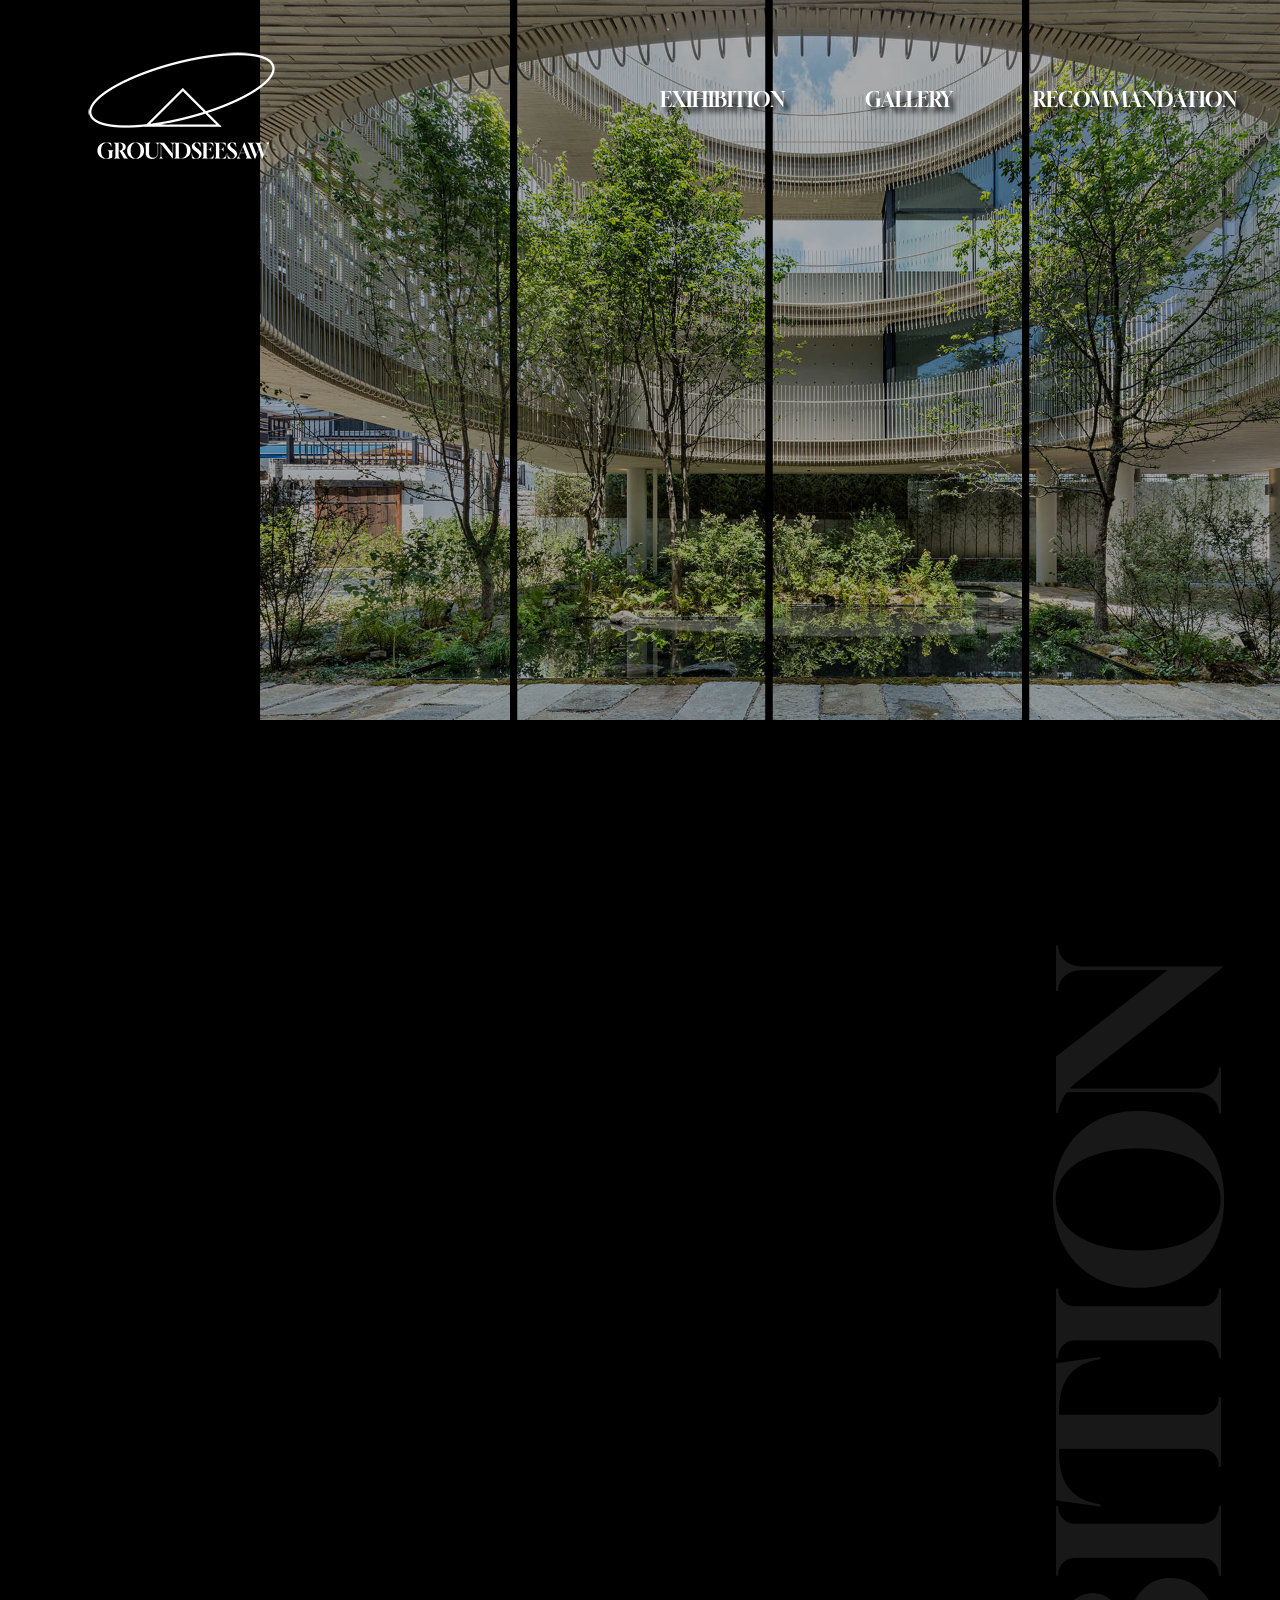
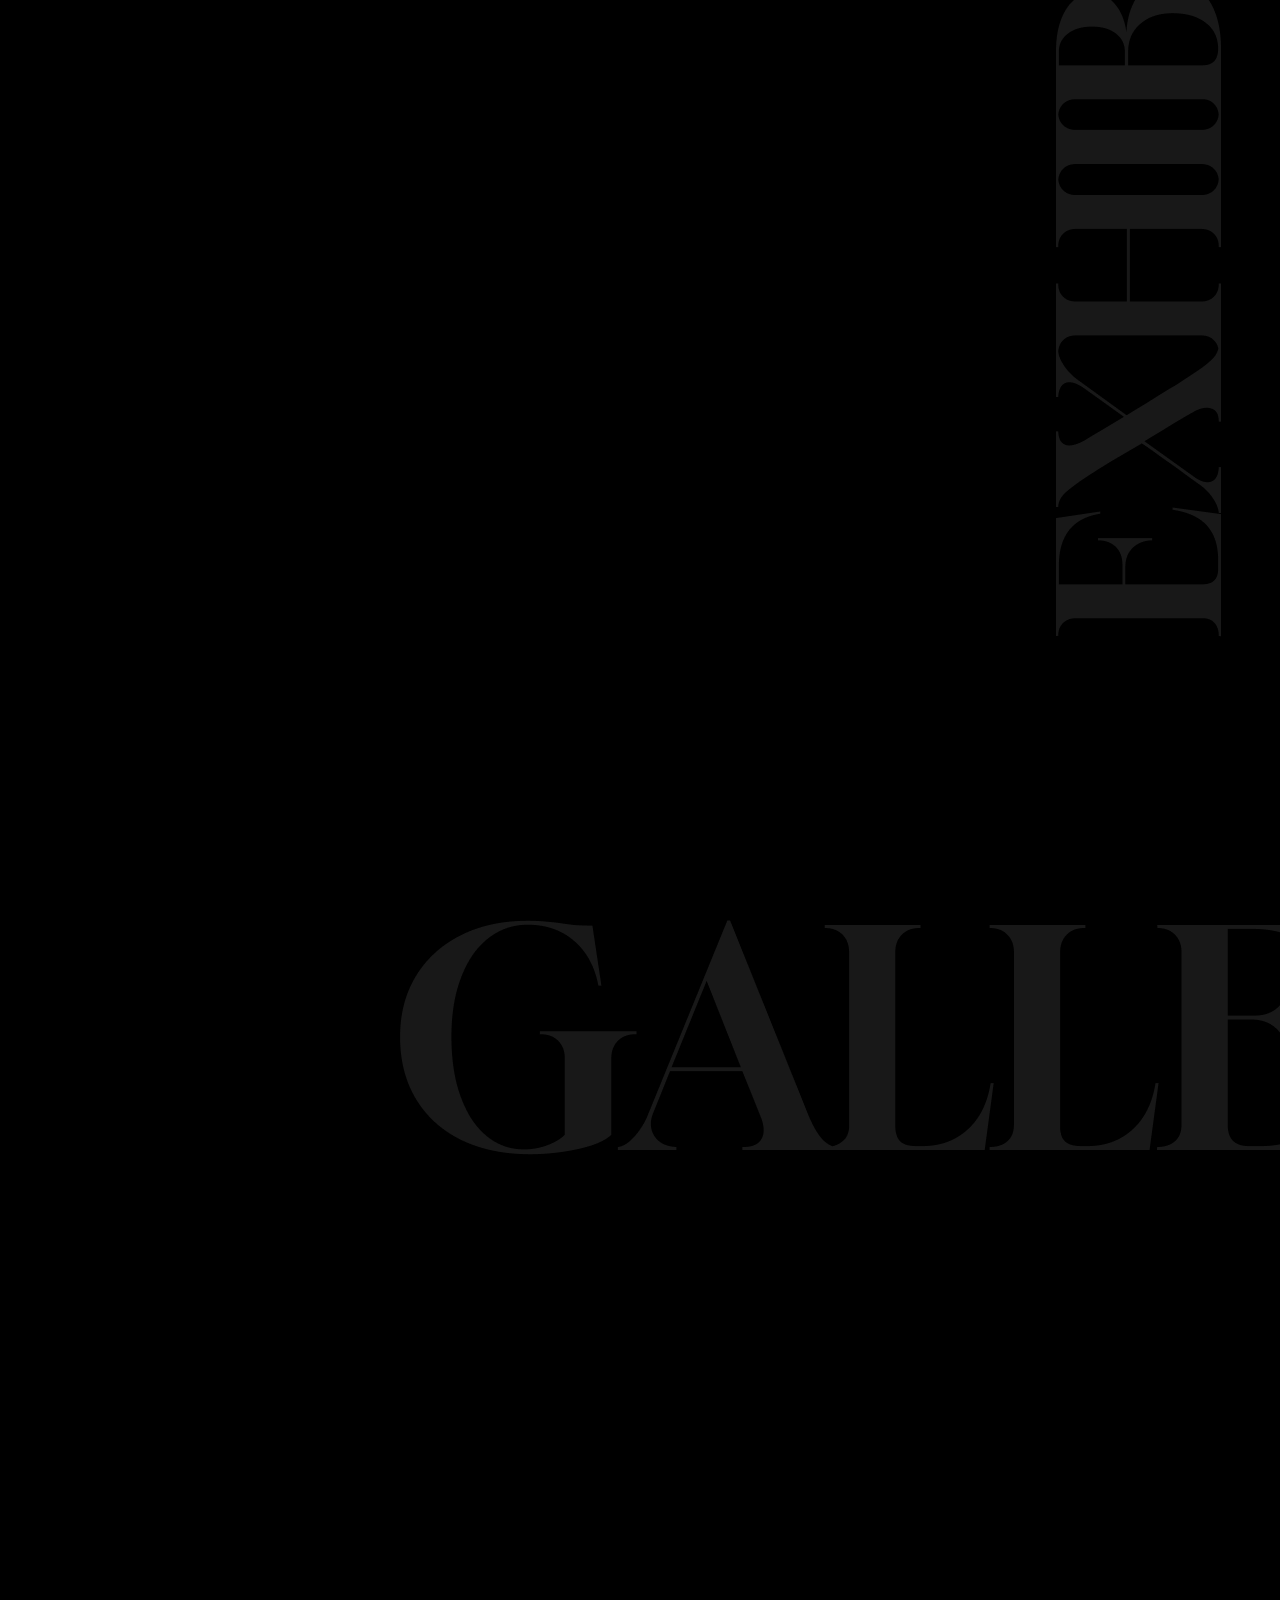
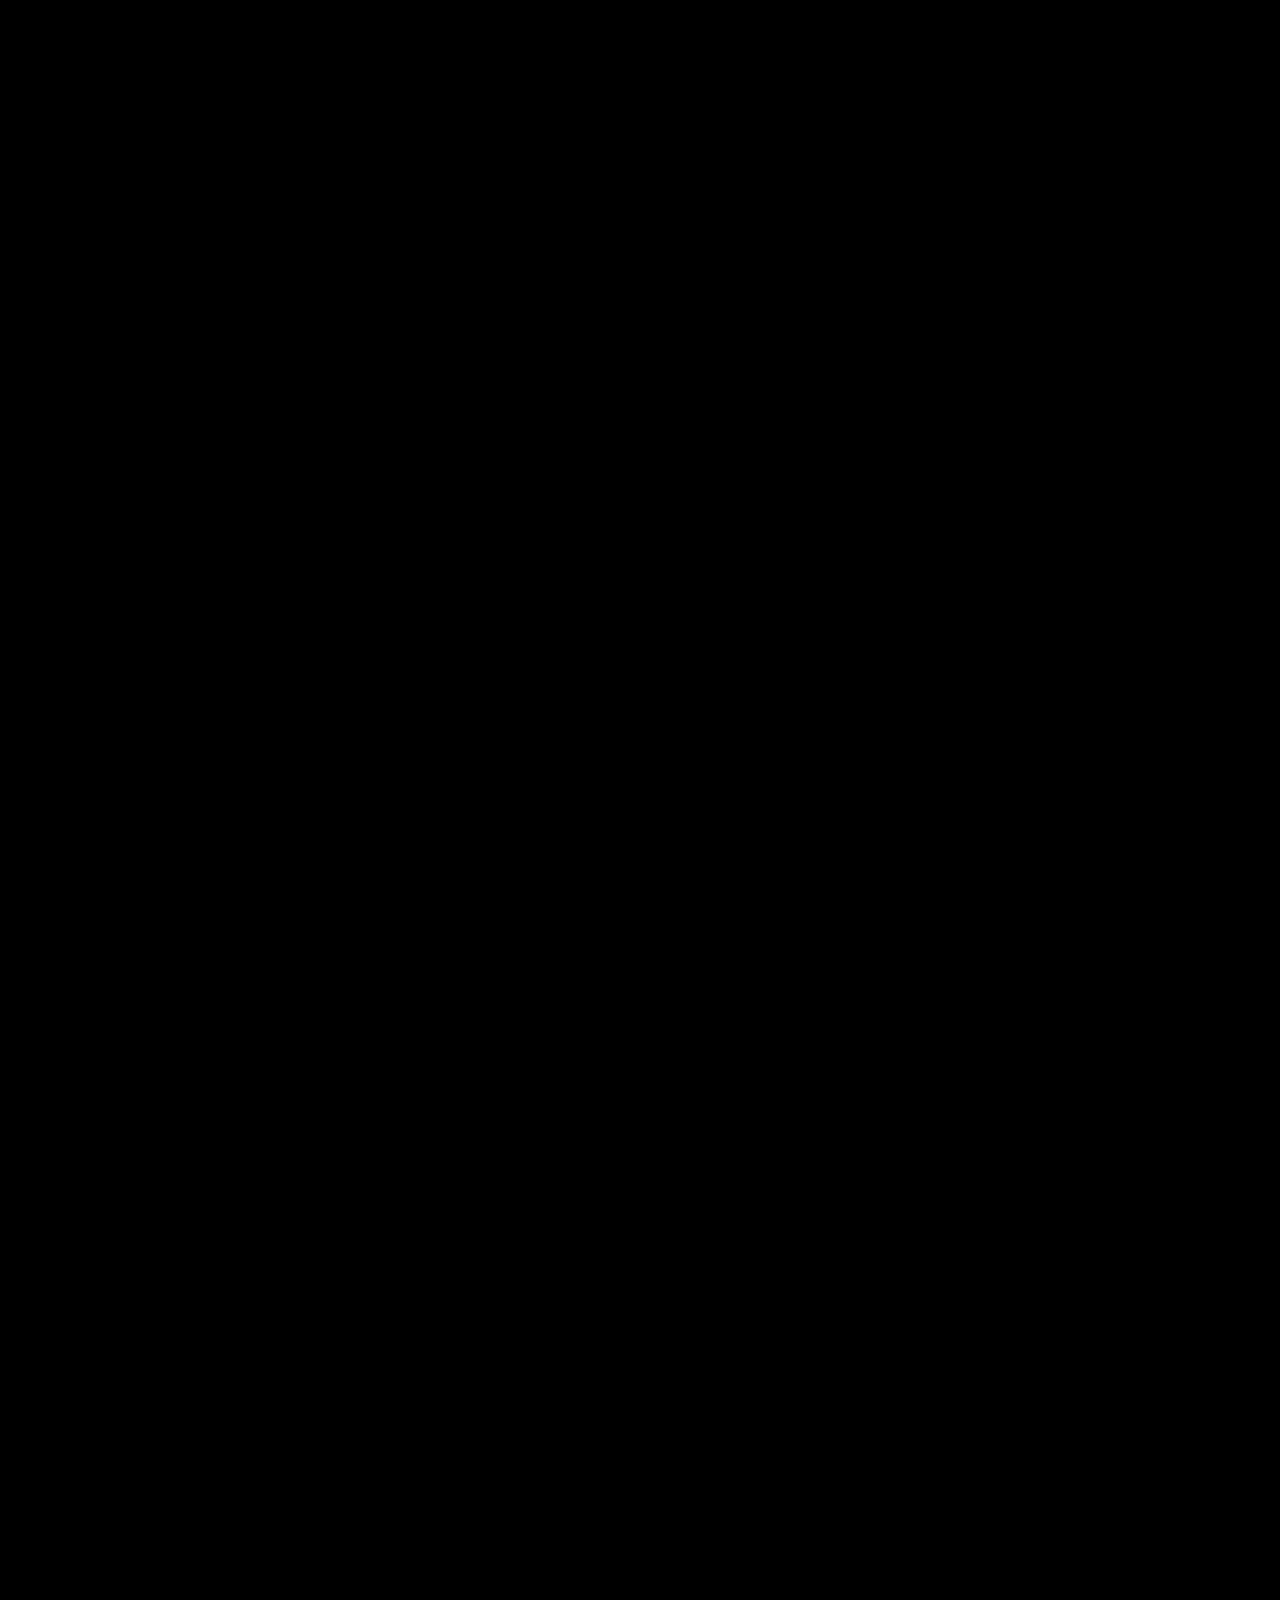
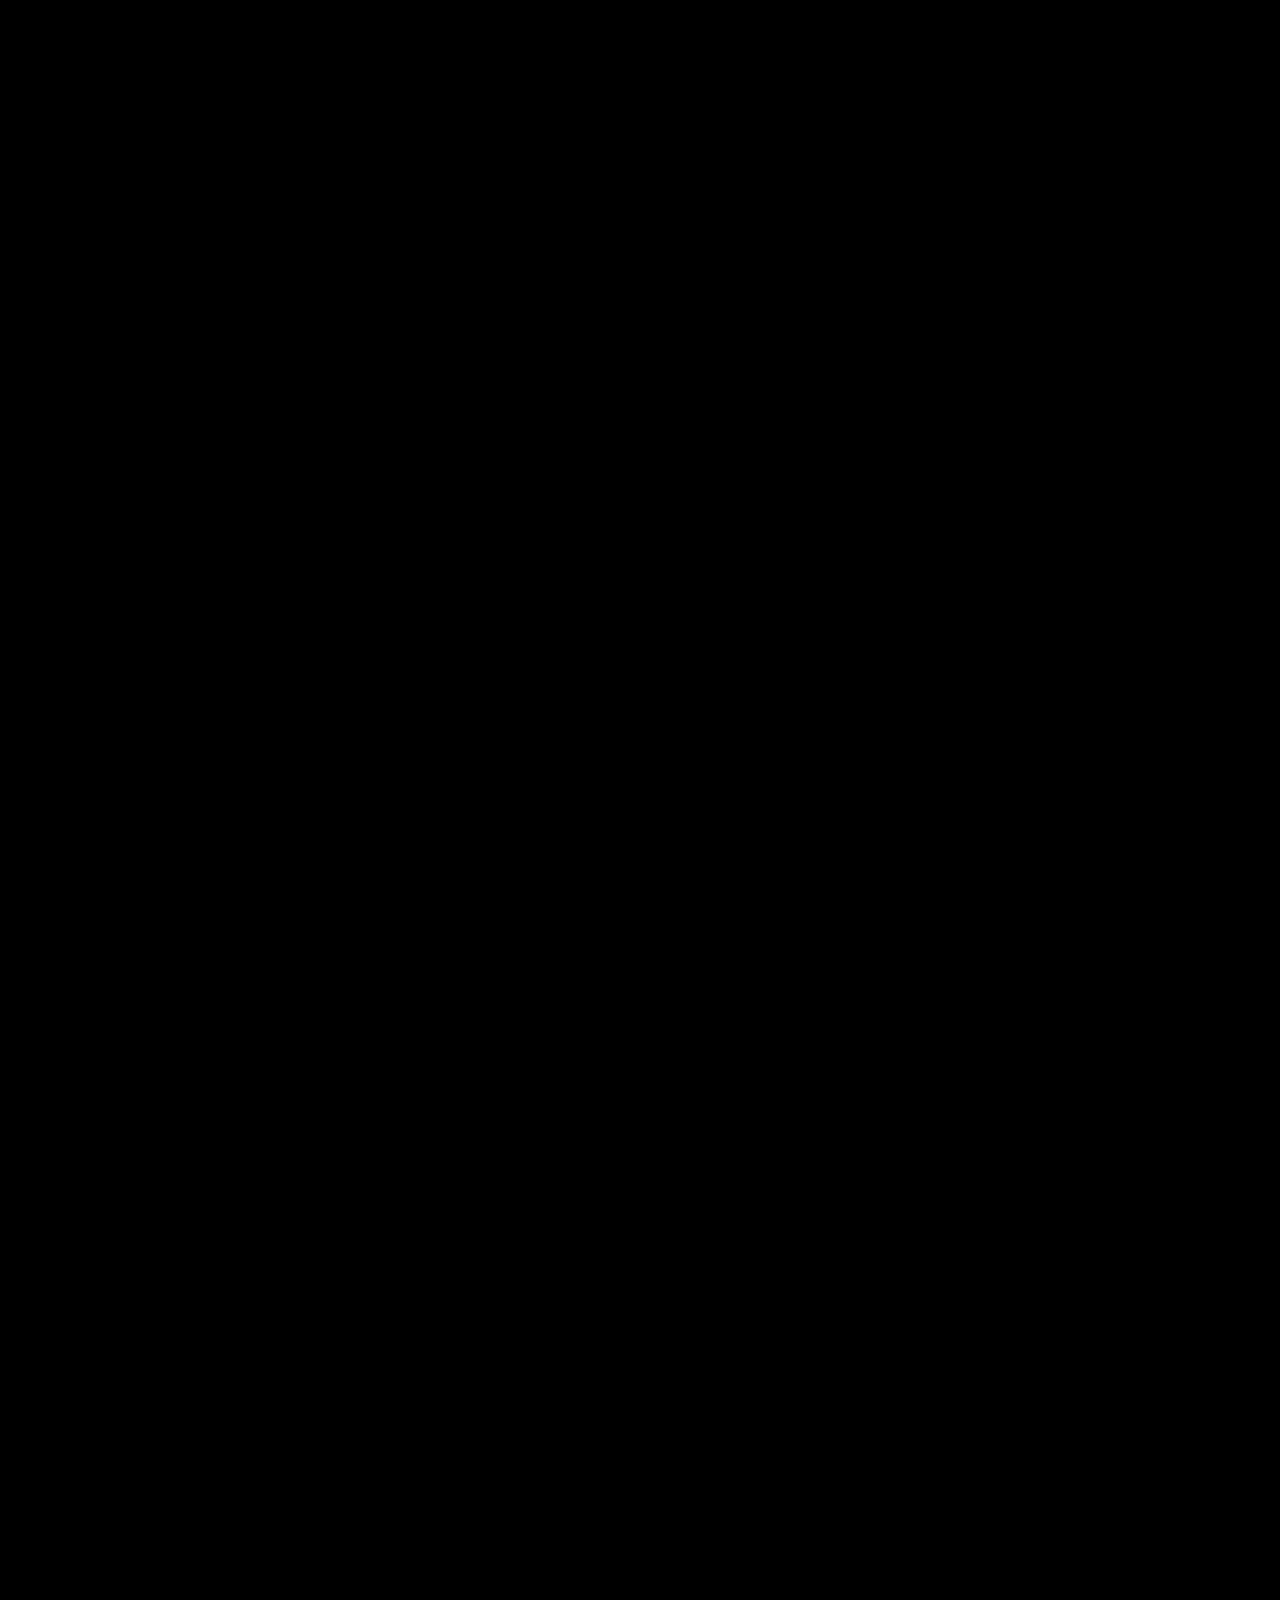
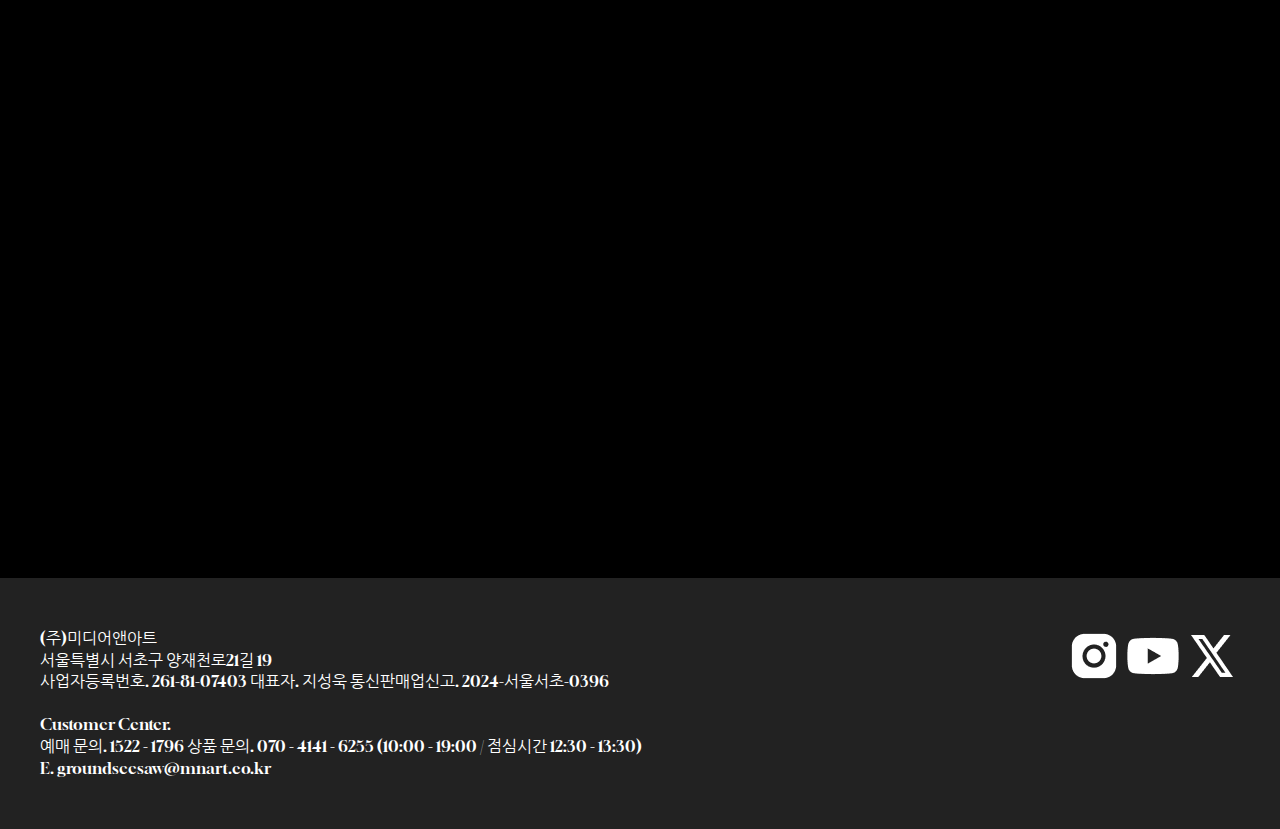
<file: index.html>
<!DOCTYPE html>
<html lang="en">
<head>
  <meta charset="UTF-8">
  <meta name="viewport" content="width=device-width, initial-scale=1.0">
  <title>GroundSeasaw</title>
  <!-- favicon -->
  <link rel="icon" href="image/logo/favicon.png">

  <!-- font -->
  <link rel="stylesheet" href="css/font.css">

  <!-- icon : 구글 머티리얼 아이콘 검색 , Static icon font 복사 -->
  <link rel="stylesheet" href="https://fonts.googleapis.com/css2?family=Material+Symbols+Outlined:opsz,wght,FILL,GRAD@24,400,0,0" />

    <!-- CSS -->
    <link rel="stylesheet" href="css/reset.css">
    <link rel="stylesheet" href="css/swiper-bundle.min.css">
    <link rel="stylesheet" href="css/aos.css">
    <link rel="stylesheet" href="css/common.css">
    <link rel="stylesheet" href="css/main.css">
  
    <!-- js -->
    <script defer src="js/jquery-3.7.1.min.js"></script>
    <script defer src="js/swiper-bundle.min.js"></script>
    <script defer src="js/aos.js"></script>
    <script defer src="js/common.js"></script>
    <script defer src="js/main.js"></script>
</head>
<body>
  <div id="wrap">
    
    <!--header-->

    <header>


      <div class="inner" data-aos="fade-up">
        <h1><a href="#"><img src="image/logo/logo1.png" alt="그라운드시소"></a></h1>

        <nav>
          <ul class="gnb">
            <li>
              <a href="sub/cs01.html">EXIHIBITION</a>
              <ul class="depth2">
                <li><a href="sub/cs01.html">NOW</a></li>
                <li><a href="sub/cs01.html">PAST</a></li>
                <li><a href="sub/cs01.html">TOUR</a></li>
              </ul>
            </li>
            <li>
              <a href="sub/cs02.html">GALLERY</a>
            </li>
            <li>
              <a href="sub/cs03.html">RECOMMANDATION</a>
            </li>
            <li>
              <a href="sub/cs04.html">VISIT</a>
              <ul class="depth2">
                <li><a href="sub/cs04.html">SEOCHON</a></li>
                <li><a href="sub/cs04.html">SEOGSU</a></li>
                <li><a href="sub/cs04.html">MYEONGDONG</a></li>
                <li><a href="sub/cs04.html">CENTRAL</a></li>
              </ul>
            </li>
          </ul>
          <div class="depth2-bg"></div>

          <div class="dim">
            <div class="mgnb-wrap">
              <h3>MENU</h3>
              <ul class="mgnb">
                <li>
                  <a href="#">EXIHIBITION</a>
                  <ul class="mdepth2">
                    <li><a href="#">NOW</a></li>
                    <li><a href="#">PAST</a></li>
                    <li><a href="#">TOUR</a></li>
                  </ul>
                </li>
                <li><a href="#">GALLERY</a></li>
                <li><a href="#">RECOMMANDATION</a></li>
                <li>
                  <a href="#">VISIT</a>
                  <ul class="mdepth2">
                    <li><a href="#">SEOCHON</a></li>
                    <li><a href="#">SEOGSU</a></li>
                    <li><a href="#">MYEONGDONG</a></li>
                    <li><a href="#">CENTRAL</a></li>
                  </ul>
                </li>
              </ul>
  
              <div class="mgnb-close"><span class="material-symbols-outlined">close</span></div>
            </div>
          </div>

          
        </nav>
        

        <div class="ham"><span class="material-symbols-outlined menu">menu</span></div>
      </div>
      
    </header>

    <!--메인비쥬얼-->

    <section id="main-banner" data-aos="fade-up">
      <div class="swiper mb">
        <ul class="swiper-wrapper">
          <li class="swiper-slide mb1"><img src="image/mb01.png" alt="mb"></li>
          <li class="swiper-slide mb2"><img src="image/mb02.png" alt="mb"></li>
          <li class="swiper-slide mb3"><img src="image/mb03.png" alt="mb"></li>
        </ul>
      </div>
    </section><!--#main-banner-->

    <section id="m-main-banner">
      <div class="black"></div>
      <img src="image/main-banner.png" alt="메인사진">
    </section><!--#m-main-banner-->

    <section id="section1" >
      <div class="inner">
        <ul class="box">
          <li data-aos="fade-up">
            <p>SEOCHON</p>
            <a href="#" class="main-image">
              <img src="image/exihibition01.jpg" alt="전시소개">
              <div class="main_image_text">
                <h3>SeoChon</h3>
                <span>[얼리버드]<br>슈타이들 북 컬처ㅣ매직 온 페이퍼<br>24.09.14(토) ~ 25.02.23(일)</span>
              </div><!--.main_image_text-->
            </a>
          </li>

          <li data-aos="fade-up">
            <a href="#" class="main-image">
              <img src="image/exihibition02.jpg" alt="전시소개">
              <div class="main_image_text">
                <h3>SeoChon</h3>
                <span>[얼리버드]<br>슈타이들 북 컬처ㅣ매직 온 페이퍼<br>24.09.14(토) ~ 25.02.23(일)</span>
              </div><!--.main_image_text-->
            </a>
            <p>MYEONGDONG</p>
          </li>

          <li data-aos="fade-up">
            <p>SEOGSU</p>
            <a href="#" class="main-image">
              <img src="image/exihibition03.jpg.png" alt="전시소개">
              <div class="main_image_text">
                <h3>SeoChon</h3>
                <span>[얼리버드]<br>슈타이들 북 컬처ㅣ매직 온 페이퍼<br>24.09.14(토) ~ 25.02.23(일)</span>
              </div><!--.main_image_text-->
            </a>
          </li>

          <li data-aos="fade-up">
            <a href="#" class="main-image">
              <img src="image/exihibition04.jpg.png" alt="전시소개">
              <div class="main_image_text">
                <h3>SeoChon</h3>
                <span>[얼리버드]<br>슈타이들 북 컬처ㅣ매직 온 페이퍼<br>24.09.14(토) ~ 25.02.23(일)</span>
              </div><!--.main_image_text-->
            </a>
            <p>CENTRAL</p>
          </li>
        </ul>

      </div>
    </section><!--#section1-->

    <section id="m-section1">
      <div class="inner">
        <ul class="box">
          <li>
            <a href="#" class="m-main-image">
              <img src="image/exihibition01.jpg" alt="전시소개">
            </a>
            <div class="m-main_image_text">
              <h3>SeoChon</h3>
              <span>[얼리버드]<br>슈타이들 북 컬처ㅣ매직 온 페이퍼<br>24.09.14(토) ~ 25.02.23(일)</span>
            </div><!--.m-main_image_text-->
          </li>

          <li>
            
            <div class="m-main_image_text">
              <h3>MYEONGDONG</h3>
              <span>[얼리버드]<br>슈타이들 북 컬처ㅣ매직 온 페이퍼<br>24.09.14(토) ~ 25.02.23(일)</span>
            </div><!--.m-main_image_text-->
            <a href="#" class="m-main-image">
              <img src="image/exihibition02.jpg" alt="전시소개">
            </a>
          </li>

          <li>
            <a href="#" class="m-main-image">
              <img src="image/exihibition03.jpg.png" alt="전시소개">
            </a>
            <div class="m-main_image_text">
              <h3>SEOGSU</h3>
              <span>[얼리버드]<br>슈타이들 북 컬처ㅣ매직 온 페이퍼<br>24.09.14(토) ~ 25.02.23(일)</span>
            </div><!--.m-main_image_text-->
          </li>

          <li>
            
            <div class="m-main_image_text">
              <h3>CENTRAL</h3>
              <span>[얼리버드]<br>슈타이들 북 컬처ㅣ매직 온 페이퍼<br>24.09.14(토) ~ 25.02.23(일)</span>
            </div><!--.m-main_image_text-->
            <a href="#" class="m-main-image">
              <img src="image/exihibition04.jpg.png" alt="전시소개">
            </a>
          </li>
        </ul>
      </div>
    </section><!--#m-section1-->

    <section id="section2" >
      <div class="swiper sc" dir="ltr">
        <div class="swiper-wrapper" data-aos="fade-left">
          <div class="swiper-slide sc1"><img src="image/gallery/g1.png" alt="갤러리"></div>
          <div class="swiper-slide sc2"><img src="image/gallery/g2.png" alt="갤러리"></div>
          <div class="swiper-slide sc3"><img src="image/gallery/g3.png" alt="갤러리"></div>
          <div class="swiper-slide sc4"><img src="image/gallery/g4.png" alt="갤러리"></div>
          <div class="swiper-slide sc5"><img src="image/gallery/g5.png" alt="갤러리"></div>
          <div class="swiper-slide sc6"><img src="image/gallery/g6.png" alt="갤러리"></div>
          <div class="swiper-slide sc7"><img src="image/gallery/g7.png" alt="갤러리"></div>
          <div class="swiper-slide sc8"><img src="image/gallery/g8.png" alt="갤러리"></div>
          <div class="swiper-slide sc9"><img src="image/gallery/g9.png" alt="갤러리"></div>
        </div>
      </div>

      <div class="swiper sc" dir="rtl">
        <div class="swiper-wrapper" data-aos="fade-right">
          <div class="swiper-slide sc10"><img src="image/gallery/g10.png" alt="갤러리"></div>
          <div class="swiper-slide sc11"><img src="image/gallery/g11.png" alt="갤러리"></div>
          <div class="swiper-slide sc12"><img src="image/gallery/g12.png" alt="갤러리"></div>
          <div class="swiper-slide sc13"><img src="image/gallery/g13.png" alt="갤러리"></div>
          <div class="swiper-slide sc14"><img src="image/gallery/g14.png" alt="갤러리"></div>
          <div class="swiper-slide sc15"><img src="image/gallery/g15.png" alt="갤러리"></div>
          <div class="swiper-slide sc16"><img src="image/gallery/g16.png" alt="갤러리"></div>
          <div class="swiper-slide sc17"><img src="image/gallery/g17.png" alt="갤러리"></div>
        </div>
      </div>

    </section><!--#section2-->

    <section id="m-section2">
      <div class="swiper msc">
        <div class="swiper-wrapper">
          <div class="swiper-slide msc1"><img src="image/gallery/g1.png" alt="갤러리"></div>
          <div class="swiper-slide msc2"><img src="image/gallery/g2.png" alt="갤러리"></div>
          <div class="swiper-slide msc3"><img src="image/gallery/g3.png" alt="갤러리"></div>
          <div class="swiper-slide msc4"><img src="image/gallery/g4.png" alt="갤러리"></div>
          <div class="swiper-slide msc5"><img src="image/gallery/g5.png" alt="갤러리"></div>
          <div class="swiper-slide msc6"><img src="image/gallery/g6.png" alt="갤러리"></div>
          <div class="swiper-slide msc7"><img src="image/gallery/g7.png" alt="갤러리"></div>
          <div class="swiper-slide msc8"><img src="image/gallery/g8.png" alt="갤러리"></div>
          <div class="swiper-slide msc9"><img src="image/gallery/g9.png" alt="갤러리"></div>
          <div class="swiper-slide msc10"><img src="image/gallery/g10.png" alt="갤러리"></div>
          <div class="swiper-slide msc11"><img src="image/gallery/g11.png" alt="갤러리"></div>
          <div class="swiper-slide msc12"><img src="image/gallery/g12.png" alt="갤러리"></div>
          <div class="swiper-slide msc13"><img src="image/gallery/g13.png" alt="갤러리"></div>
          <div class="swiper-slide msc14"><img src="image/gallery/g14.png" alt="갤러리"></div>
          <div class="swiper-slide msc15"><img src="image/gallery/g15.png" alt="갤러리"></div>
          <div class="swiper-slide msc16"><img src="image/gallery/g16.png" alt="갤러리"></div>
          <div class="swiper-slide msc17"><img src="image/gallery/g17.png" alt="갤러리"></div>
        </div>
      </div>
      <div class="swiper-scrollbar"></div>

      <div class="swiper-button-next arrow next"></div>
      <div class="swiper-button-prev arrow prev"></div>

    </section><!--#m-section2-->

    <section id="section3" data-aos="fade-left">
      <div class="swiper rec">
        <ul class="swiper-wrapper">
          <li class="swiper-slide rec1">
            <div class="left-box">
              <img src="image/gallery/g17.png" alt="후기사진" width = "426" height = "559">
            </div>
            <div class="right-box">
              <h2>직장인들 머리 식힐 힐링 전시!!</h2>
              <p>복잡하면서도 평화롭고, 익숙하면서도 낯선 그의 시선을 따라 일정한 거리를 두고 <br>우리 삶을 바라보면, 시야는 넓어지고 고민은 가벼워지는 여유를 느끼는 경험을 하게 될 것이다.</p>
              <span>관람자 : 30대 여성<br>관람일자 : 09.01<br>전시명 : 이경준 사진전: 원 스텝 어웨이 ONE STEP AWAY</span>
              <img src="image/exihibition04.jpg.png" alt="포스터" width = "173" height = "259" class="right1">
              <img src="image/gallery/g18.png" alt="프리뷰" width = "257" height = "259" class="right2">
            </div>
          </li>
          <li class="swiper-slide rec1">
            <div class="left-box">
              <img src="image/gallery/g19.png" alt="후기사진" width = "426" height = "559">
            </div>
            <div class="right-box">
              <h2>여자친구가 좋아할만한 데이트코스!</h2>
              <p>누구나 한 번쯤 유토피아를 꿈꾸지만, 그곳이 없다는 걸 알고 있습니다. <br>차가운 우주는 유토피아를 허용하지 않는다는 것도요.<br>한계없는 상상이 가능한 이곳에서, 반복되는 일상을 벗어나 온전히 행복했던 순간을
                떠올려보세요.</p>
              <span>관람자 : 20대 남성<br>관람일자 : 09.08<br>전시명 : 유토피아: 노웨어, 나우 히어</span>
              <img src="image/exihibition03.jpg.png" alt="포스터" width = "173" height = "259" class="right1">
              <img src="image/gallery/g22.png" alt="프리뷰" width = "257" height = "259" class="right2">
            </div>
          </li>
          <li class="swiper-slide rec1">
            <div class="left-box">
              <img src="image/gallery/g20.png" alt="후기사진" width = "426" height = "559">
            </div>
            <div class="right-box">
              <h2>밴드음악 좋아하면 꼭 봐야할 전시!</h2>
              <p>“레코드 가게가 LP 진열대로 가득했던 시절, 우린 강한 승부욕을 갖고 있었다. 수많은 음반 속에서 나름의 존재감을 피력한다는 건 무엇보다 중요했다. 그것이 노랫말이나 밴드 이미지 또는 음악 자체와 어떤 상관이 있든 없든, 좋은 디자인은 항상 흥미를 불러일으킨다는 게 우리의 모토였다.”</p>
              <span>관람자 : 20대 남성<br>관람일자 : 09.01<br>전시명 : 유토피아: 노웨어, 나우 히어</span>
              <img src="image/exihibition05.jpg" alt="포스터" width = "173" height = "259" class="right1">
              <img src="image/gallery/g21.png" alt="프리뷰" width = "257" height = "259" class="right2">
            </div>
          </li>
        </ul>
        <div class="swiper-button-next"></div>
        <div class="swiper-button-prev"></div>
        <div class="swiper-pagination"></div>

      </div>

    </section><!--#section3-->

    <section id="m-section3">
      <div class="swiper mrec">
        <ul class="swiper-wrapper">
          <li class="swiper-slide mrec1">
            <div class="top-box">
              <img src="image/gallery/g17.png" alt="후기사진" width = "426" height = "559">
              <div>
                <h2>직장인들 머리 식힐 힐링 전시!!</h2>
                <p>복잡하면서도 평화롭고, 익숙하면서도 낯선 그의 시선을 따라 일정한 거리를 두고 <br>우리 삶을 바라보면, 시야는 넓어지고 고민은 가벼워지는 여유를 느끼는 경험을 하게 될 것이다.</p>
              </div>
            </div><!--.top-box-->
            <span>관람자 : 30대 여성<br>관람일자 : 09.01<br>전시명 : 이경준 사진전: 원 스텝 어웨이 ONE STEP AWAY</span>
            <div class="bottom-box">
              <img src="image/exihibition04.jpg.png" alt="포스터" width = "173" height = "259" class="right1">
              <img src="image/gallery/g18.png" alt="프리뷰" width = "257" height = "259" class="right2">
            </div><!--.bottom-box-->
          </li>
          <li class="swiper-slide mrec1">
            <div class="top-box">
              <img src="image/gallery/g19.png" alt="후기사진" width = "426" height = "559">
              <div>
                <h2>여자친구가 좋아할만한 데이트코스!</h2>
                <p>누구나 한 번쯤 유토피아를 꿈꾸지만, 그곳이 없다는 걸 알고 있습니다. <br>차가운 우주는 유토피아를 허용하지 않는다는 것도요.<br>한계없는 상상이 가능한 이곳에서, 반복되는 일상을 벗어나 온전히 행복했던 순간을
                  떠올려보세요.</p>
              </div>
            </div><!--.top-box-->
            <span>관람자 : 20대 남성<br>관람일자 : 09.08<br>전시명 : 유토피아: 노웨어, 나우 히어</span>
            <div class="bottom-box">
              <img src="image/exihibition03.jpg.png" alt="포스터" class="right1">
              <img src="image/gallery/g22.png" alt="프리뷰" class="right2">
            </div><!--.bottom-box-->
          </li>
          <li class="swiper-slide mrec1">
            <div class="top-box">
              <img src="image/gallery/g20.png" alt="후기사진" width = "426" height = "559">
              <div>
                <h2>밴드음악 좋아하면 꼭 봐야할 전시!</h2>
                <p>“레코드 가게가 LP 진열대로 가득했던 시절, 우린 강한 승부욕을 갖고 있었다. 수많은 음반 속에서 나름의 존재감을 피력한다는 건 무엇보다 중요했다. 그것이 노랫말이나 밴드 이미지 또는 음악 자체와 어떤 상관이 있든 없든, 좋은 디자인은 항상 흥미를 불러일으킨다는 게 우리의 모토였다.”</p>
              </div>
            </div><!--.top-box-->
            <span>관람자 : 20대 남성<br>관람일자 : 09.01<br>전시명 : 유토피아: 노웨어, 나우 히어</span>
            <div class="bottom-box">
              <img src="image/exihibition05.jpg" alt="포스터" width = "173" height = "259" class="right1">
              <img src="image/gallery/g21.png" alt="프리뷰" width = "257" height = "259" class="right2">
            </div><!--.bottom-box-->
          </li>
        </ul>
        <div class="swiper-scrollbar"></div>

      </div>

    </section><!--#m-section3-->

    <section id="section4" data-aos="fade-left">
      <div>
        <ul>
          <li data-aos="fade-left">
            <div class="first-box">
              <h3>SeoChon</h3>
              <a href="#"><img src="image/visit01.jpg" alt="서촌"></a>
            </div>
            <div class="second-box">
              <p>관람시간<br>10:00 – 19:00 <br><br>입장 마감<br>18:00<br><br>휴관일<br>매월 첫 번째 월요일<br>공휴일 정상 운영</p>
            </div>
            <div class="third-box">
              <div class="icon">
                <img src="image/logo/Frame.png" alt="캐리어">
                <img src="image/logo/car.png" alt="주차">
              </div>
              <p>문의  1522-1796</p><br>
              <span>오시는 길<br>서울특별시 종로구 자하문로 6길 18-8</span>
            </div>
          </li>
          <li data-aos="fade-left">
            <div class="first-box">
              <h3>Seogsu</h3>
              <a href="#"><img src="image/visit02.jpg" alt="서촌"></a>
            </div>
            <div class="second-box">
              <p>관람시간<br>10:00 – 19:00 <br><br>입장 마감<br>18:00<br><br>휴관일<br>매월 첫 번째 월요일<br>공휴일 정상 운영</p>
            </div>
            <div class="third-box">
              <div class="icon">
                <img src="image/logo/Frame.png" alt="캐리어">
                <img src="image/logo/car.png" alt="주차">
              </div>
              <p>문의  1522-1796</p><br>
              <span>오시는 길<br>서울특별시 종로구 자하문로 6길 18-8</span>
            </div>
          </li>
          <li data-aos="fade-left">
            <div class="first-box">
              <h3>Myeongdong</h3>
              <a href="#"><img src="image/visit03.jpg" alt="서촌"></a>
            </div>
            <div class="second-box">
              <p>관람시간<br>10:00 – 19:00 <br><br>입장 마감<br>18:00<br><br>휴관일<br>매월 첫 번째 월요일<br>공휴일 정상 운영</p>
            </div>
            <div class="third-box">
              <div class="icon">
                <img src="image/logo/Frame.png" alt="캐리어">
                <img src="image/logo/car.png" alt="주차">
              </div>
              <p>문의  1522-1796</p><br>
              <span>오시는 길<br>서울특별시 종로구 자하문로 6길 18-8</span>
            </div>
          </li>
          <li data-aos="fade-left">
            <div class="first-box">
              <h3>Central</h3>
              <a href="#"><img src="image/visit04.jpg" alt="서촌"></a>
            </div>
            <div class="second-box">
              <p>관람시간<br>10:00 – 19:00 <br><br>입장 마감<br>18:00<br><br>휴관일<br>매월 첫 번째 월요일<br>공휴일 정상 운영</p>
            </div>
            <div class="third-box">
              <div class="icon">
                <img src="image/logo/Frame.png" alt="캐리어">
                <img src="image/logo/car.png" alt="주차">
              </div>
              <p>문의  1522-1796</p><br>
              <span>오시는 길<br>서울특별시 종로구 자하문로 6길 18-8</span>
            </div>
          </li>
        </ul>
      </div>
    </section><!--#section4-->

    <section id="m-section4">
      <ul class="inner">
        <li>
          <div class="first-box">
            <h3>SeoChon</h3>
            <img src="image/visit01.jpg" alt="서촌">
          </div>
          <div class="wrap">
            <div class="second-box">
              <p>관람시간<br>10:00 – 19:00 <br><br>입장 마감<br>18:00<br><br>휴관일<br>매월 첫 번째 월요일<br>공휴일 정상 운영</p>
            </div>
            <div class="third-box">
              <div class="icon">
                <img src="image/logo/Frame.png" alt="캐리어">
                <img src="image/logo/car.png" alt="주차">
              </div>
              <p>문의  1522-1796</p><br>
              <span>오시는 길<br>서울특별시 종로구 자하문로 6길 18-8</span>
            </div>
          </div>
        </li>
        <li>
          <div class="first-box">
            <h3>Seogsu</h3>
            <img src="image/visit02.jpg" alt="서촌">
          </div>
          <div class="wrap">
            <div class="second-box">
              <p>관람시간<br>10:00 – 19:00 <br><br>입장 마감<br>18:00<br><br>휴관일<br>매월 첫 번째 월요일<br>공휴일 정상 운영</p>
            </div>
            <div class="third-box">
              <div class="icon">
                <img src="image/logo/Frame.png" alt="캐리어">
                <img src="image/logo/car.png" alt="주차">
              </div>
              <p>문의  1522-1796</p><br>
              <span>오시는 길<br>서울특별시 종로구 자하문로 6길 18-8</span>
            </div>
          </div>
        </li>
        <li>
          <div class="first-box">
            <h3>Myeongdong</h3>
            <img src="image/visit03.jpg" alt="서촌">
          </div>
          <div class="wrap">
            <div class="second-box">
              <p>관람시간<br>10:00 – 19:00 <br><br>입장 마감<br>18:00<br><br>휴관일<br>매월 첫 번째 월요일<br>공휴일 정상 운영</p>
            </div>
            <div class="third-box">
              <div class="icon">
                <img src="image/logo/Frame.png" alt="캐리어">
                <img src="image/logo/car.png" alt="주차">
              </div>
              <p>문의  1522-1796</p><br>
              <span>오시는 길<br>서울특별시 종로구 자하문로 6길 18-8</span>
            </div>
          </div>
        </li>
        <li>
          <div class="first-box">
            <h3>Central</h3>
            <img src="image/visit04.jpg" alt="서촌">
          </div>
          <div class="wrap">
            <div class="second-box">
              <p>관람시간<br>10:00 – 19:00 <br><br>입장 마감<br>18:00<br><br>휴관일<br>매월 첫 번째 월요일<br>공휴일 정상 운영</p>
            </div>
            <div class="third-box">
              <div class="icon">
                <img src="image/logo/Frame.png" alt="캐리어">
                <img src="image/logo/car.png" alt="주차">
              </div>
              <p>문의  1522-1796</p><br>
              <span>오시는 길<br>서울특별시 종로구 자하문로 6길 18-8</span>
            </div>
          </div>
        </li>
      </ul>
    </section><!--#m-section4-->

    <footer>
      <div class="footer-box">
        <div class="left-box">
          <p>(주)미디어앤아트<br>서울특별시 서초구 양재천로21길 19<br>사업자등록번호. 261-81-07403  대표자. 지성욱  통신판매업신고. 2024-서울서초-0396<br><br>

            Customer Center.<br>예매 문의. 1522 - 1796    상품 문의. 070 - 4141 - 6255   (10:00 - 19:00 / 점심시간 12:30 - 13:30)<br>E. groundseesaw@mnart.co.kr</p>
        </div>
        <div class="right-box">
          <a href="#"><img src="image/logo/sns (3).png" alt="유튜브"></a>
          <a href="#"><img src="image/logo/sns (2).png" alt="인스타"></a>
          <a href="#"><img src="image/logo/sns (1).png" alt="트위터"></a>
        </div>
      </div>
    </footer>

  </div><!--#wrap-->
</body>
</html>
</file>
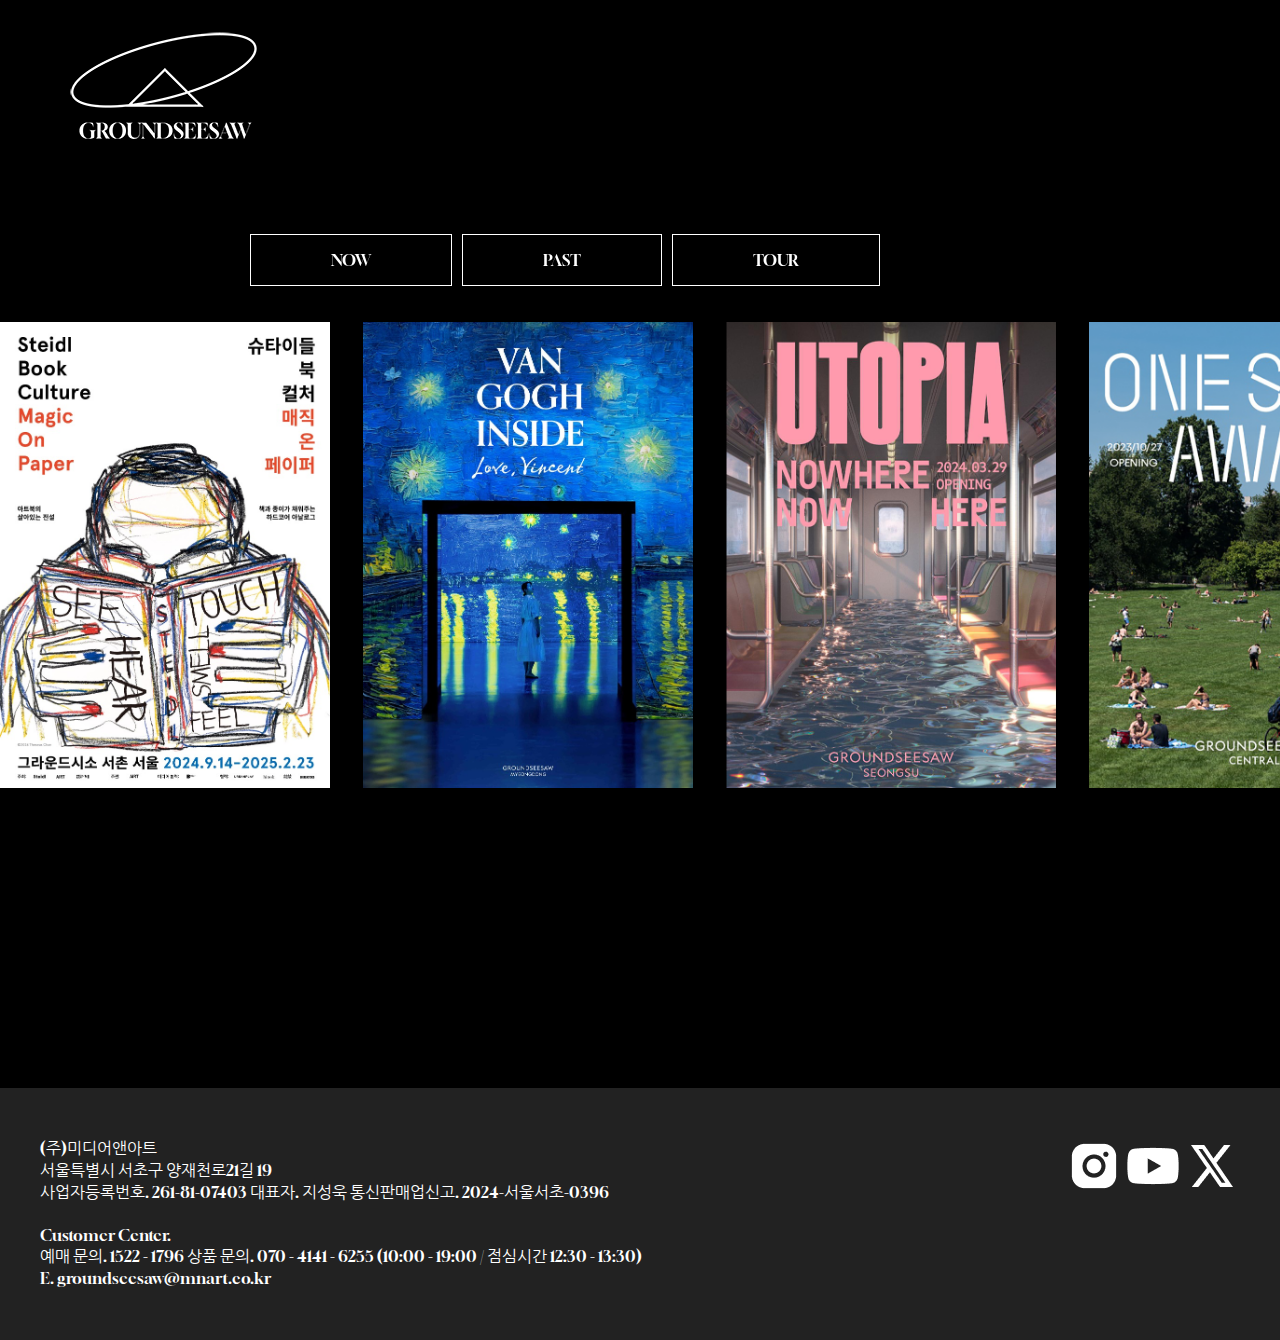
<file: sub/cs01.html>
<!DOCTYPE html>
<html lang="en">
<head>
  <meta charset="UTF-8">
  <meta name="viewport" content="width=device-width, initial-scale=1.0">
  <title>GroundSeasaw</title>
  <!-- favicon : osulloc_favi.ico-->
  <link rel="icon" href="image/logo/favicon.png">

  <!-- font -->
  <link rel="stylesheet" href="../css/font.css">

  <!-- icon : 구글 머티리얼 아이콘 검색 , Static icon font 복사 -->
  <link rel="stylesheet" href="https://fonts.googleapis.com/css2?family=Material+Symbols+Outlined:opsz,wght,FILL,GRAD@24,400,0,0" />

    <!-- CSS -->
    <link rel="stylesheet" href="../css/reset.css">
    <link rel="stylesheet" href="../css/swiper-bundle.min.css">
    <link rel="stylesheet" href="../css/aos.css">
    <link rel="stylesheet" href="../css/common.css">
    <link rel="stylesheet" href="../css/main.css">
    <link rel="stylesheet" href="../css/sub.css">
  
    <!-- js -->
    <script defer src="../js/jquery-3.7.1.min.js"></script>
    <script defer src="../js/swiper-bundle.min.js"></script>
    <script defer src="../js/aos.js"></script>
    <script defer src="../js/common.js"></script>
    <script defer src="../js/main.js"></script>
    <script defer src="../js/sub01.js"></script>
</head>
<body>

  <div id="wrap">
    <header>


      <div class="inner">
        <h1><a href="../index.html"><img src="../image/logo/logo1.png" alt="그라운드시소"></a></h1>

      </div>
    </header>   
    
    <section>
      <div class="button" data-aos="fade-up">
        <div class="btn-now" ><a href="#">NOW</a></div>
        <div class="btn-past" ><a href="#">PAST</a></div>
        <div class="btn-tour" ><a href="#">TOUR</a></div>
      </div>
      <ul class="now-box">
        <li><a href="#"><img src="../image/exihibition01.jpg" alt="전시사진"></a></li>
        <li><a href="#"><img src="../image/exihibition02.jpg" alt="전시사진"></a></li>
        <li><a href="#"><img src="../image/exihibition03.jpg.png" alt="전시사진"></a></li>
        <li><a href="#"><img src="../image/exihibition04.jpg.png" alt="전시사진"></a></li>
      </ul>
      <ul class="past-box">
        <li><img src="../image/exihibition05.jpg" alt="전시사진"></li>
        <li><img src="../image/exihibition06.jpg" alt="전시사진"></li>
        <li><img src="../image/exihibition07.jpg" alt="전시사진"></li>
        <li><img src="../image/exihibition08.jpg" alt="전시사진"></li>
        <li><img src="../image/exihibition09.jpg" alt="전시사진"></li>
        <li><img src="../image/exihibition10.jpg" alt="전시사진"></li>
        <li><img src="../image/exihibition11.jpg" alt="전시사진"></li>
        <li><img src="../image/exihibition12.jpg" alt="전시사진"></li>
        <li><img src="../image/exihibition13.jpg" alt="전시사진"></li>
        <li><img src="../image/exihibition14.jpg" alt="전시사진"></li>
        <li><img src="../image/exihibition15.jpg" alt="전시사진"></li>
        <li><img src="../image/exihibition16.jpg" alt="전시사진"></li>
      </ul>
      <ul class="tour-box">
        <li><img src="../image/exihibition17.jpg" alt="전시사진"></li>
        <li><img src="../image/exihibition18.jpg" alt="전시사진"></li>
        <li><img src="../image/exihibition19.jpg" alt="전시사진"></li>
        <li><img src="../image/exihibition20.jpg" alt="전시사진"></li>
        <li><img src="../image/exihibition21.jpg" alt="전시사진"></li>
        <li><img src="../image/exihibition22.jpg" alt="전시사진"></li>

      </ul>
    </section>
    <footer>
      <div class="footer-box">
        <div class="left-box">
          <p>(주)미디어앤아트<br>서울특별시 서초구 양재천로21길 19<br>사업자등록번호. 261-81-07403  대표자. 지성욱  통신판매업신고. 2024-서울서초-0396<br><br>

            Customer Center.<br>예매 문의. 1522 - 1796    상품 문의. 070 - 4141 - 6255   (10:00 - 19:00 / 점심시간 12:30 - 13:30)<br>E. groundseesaw@mnart.co.kr</p>
        </div>
        <div class="right-box">
          <a href="#"><img src="../image/logo/sns (3).png" alt="유튜브"></a>
          <a href="#"><img src="../image/logo/sns (2).png" alt="인스타"></a>
          <a href="#"><img src="../image/logo/sns (1).png" alt="트위터"></a>
        </div>
      </div>
    </footer>
  </div>



</body>
</html>
</file>
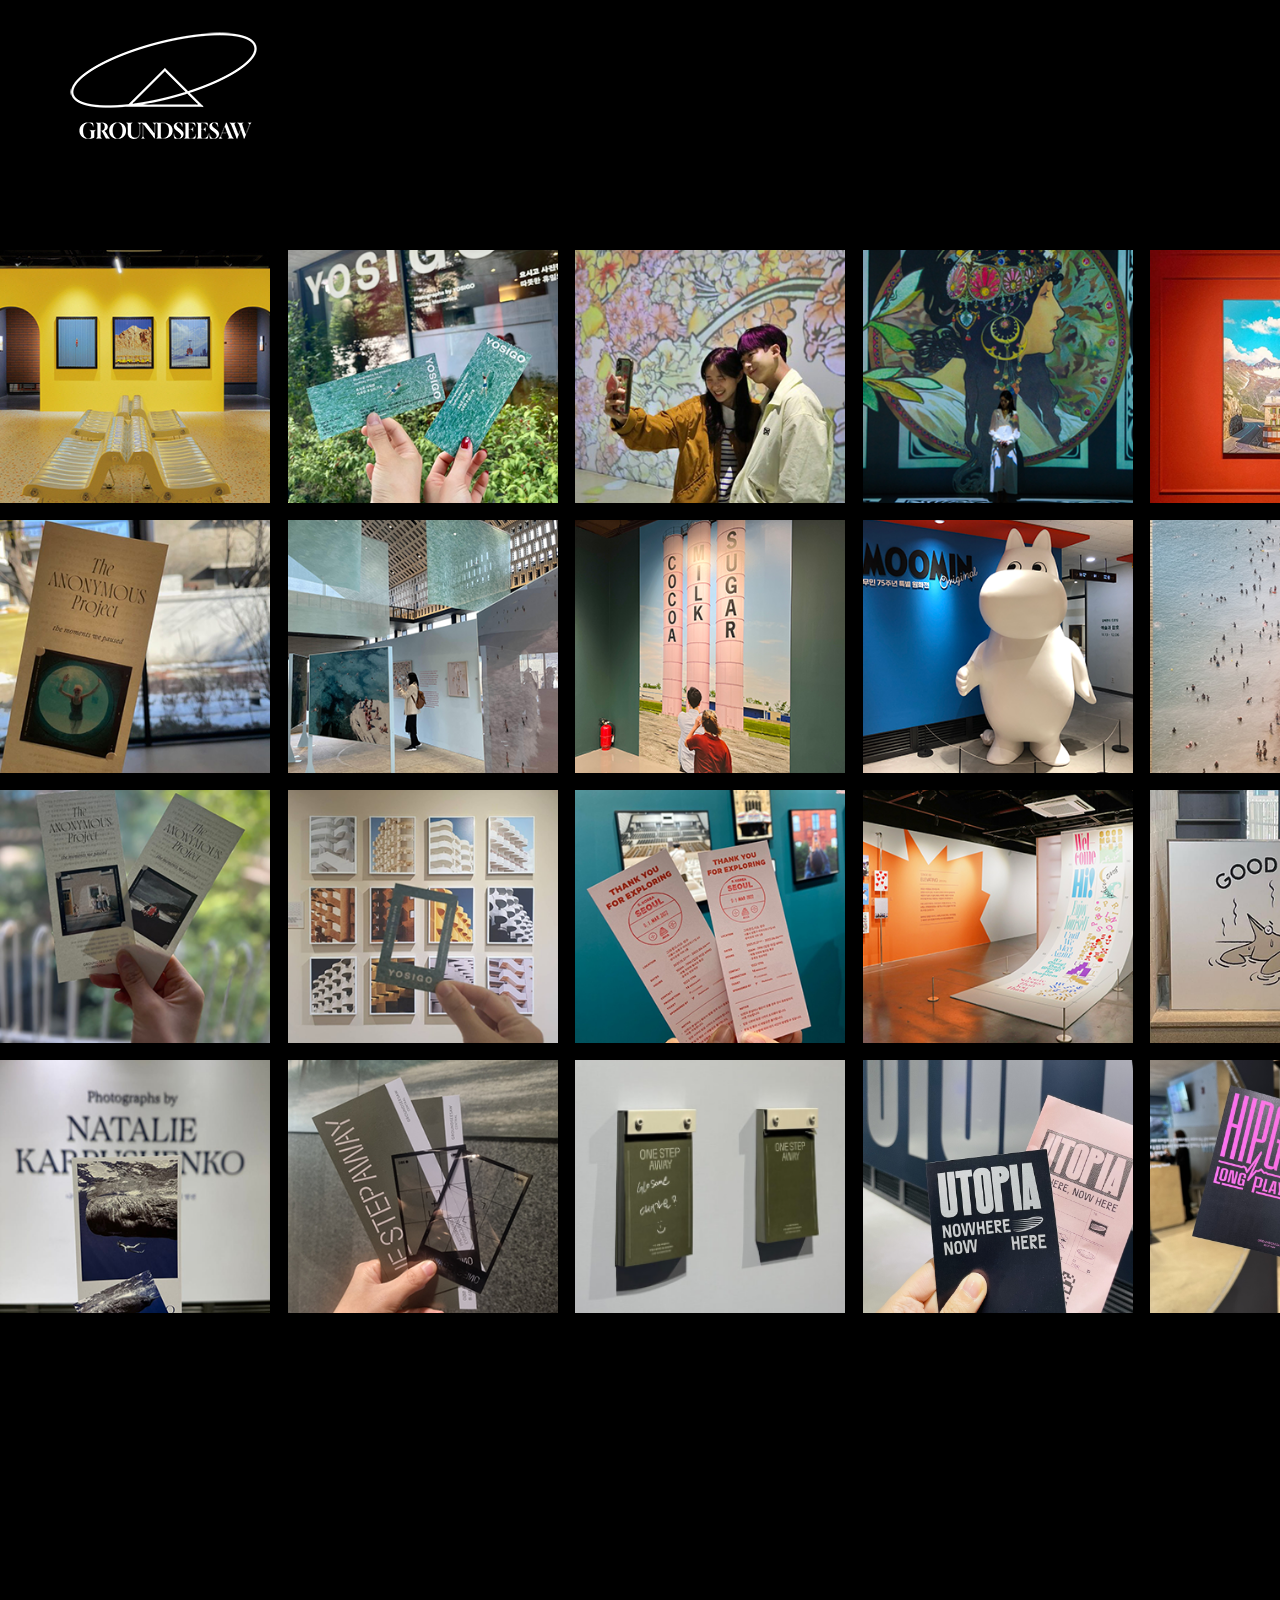
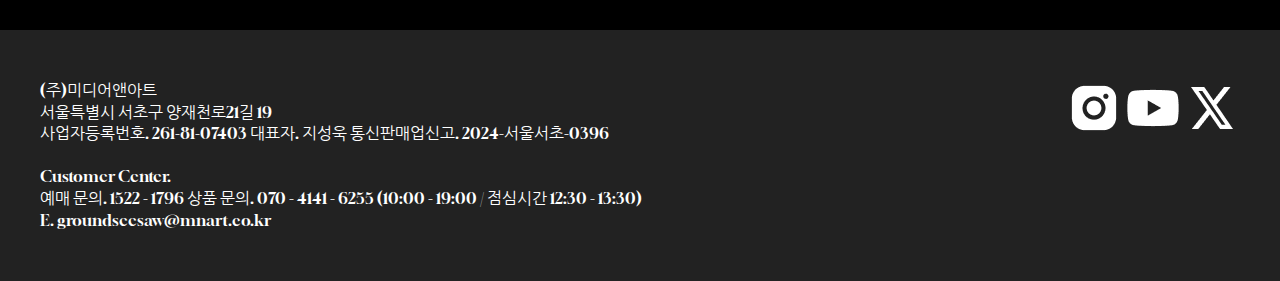
<file: sub/cs02.html>
<!DOCTYPE html>
<html lang="en">
<head>
  <meta charset="UTF-8">
  <meta name="viewport" content="width=device-width, initial-scale=1.0">
  <title>GroundSeasaw</title>
  <!-- favicon : osulloc_favi.ico-->
  <link rel="icon" href="image/logo/favicon.png">

  <!-- font -->
  <link rel="stylesheet" href="../css/font.css">

  <!-- icon : 구글 머티리얼 아이콘 검색 , Static icon font 복사 -->
  <link rel="stylesheet" href="https://fonts.googleapis.com/css2?family=Material+Symbols+Outlined:opsz,wght,FILL,GRAD@24,400,0,0" />

    <!-- CSS -->
    <link rel="stylesheet" href="../css/reset.css">
    <link rel="stylesheet" href="../css/swiper-bundle.min.css">
    <link rel="stylesheet" href="../css/aos.css">
    <link rel="stylesheet" href="../css/common.css">
    <link rel="stylesheet" href="../css/main.css">
    <link rel="stylesheet" href="../css/sub02.css">
  
    <!-- js -->
    <script defer src="../js/jquery-3.7.1.min.js"></script>
    <script defer src="../js/swiper-bundle.min.js"></script>
    <script defer src="../js/aos.js"></script>
    <script defer src="../js/common.js"></script>
    <script defer src="../js/main.js"></script>
</head>
<body>

  <div id="wrap">
    <header>


      <div class="inner">
        <h1><a href="../index.html"><img src="../image/logo/logo1.png" alt="그라운드시소"></a></h1>

      </div>
    </header>   
    
    <section>
      <ul class="g-box" data-aos="fade-up">
        <li><a href="#"><img src="../image/gallery/g1.png" alt="전시사진"></a></li>
        <li><a href="#"><img src="../image/gallery/g2.png" alt="전시사진"></a></li>
        <li><a href="#"><img src="../image/gallery/g3.png" alt="전시사진"></a></li>
        <li><a href="#"><img src="../image/gallery/g4.png" alt="전시사진"></a></li>
        <li><a href="#"><img src="../image/gallery/g5.png" alt="전시사진"></a></li>
        <li><a href="#"><img src="../image/gallery/g6.png" alt="전시사진"></a></li>
        <li><a href="#"><img src="../image/gallery/g7.png" alt="전시사진"></a></li>
        <li><a href="#"><img src="../image/gallery/g8.png" alt="전시사진"></a></li>
        <li><a href="#"><img src="../image/gallery/g9.png" alt="전시사진"></a></li>
        <li><a href="#"><img src="../image/gallery/g10.png" alt="전시사진"></a></li>
        <li><a href="#"><img src="../image/gallery/g11.png" alt="전시사진"></a></li>
        <li><a href="#"><img src="../image/gallery/g12.png" alt="전시사진"></a></li>
        <li><a href="#"><img src="../image/gallery/g13.png" alt="전시사진"></a></li>
        <li><a href="#"><img src="../image/gallery/g14.png" alt="전시사진"></a></li>
        <li><a href="#"><img src="../image/gallery/g15.png" alt="전시사진"></a></li>
        <li><a href="#"><img src="../image/gallery/g16.png" alt="전시사진"></a></li>
        <li><a href="#"><img src="../image/gallery/g17.png" alt="전시사진"></a></li>
        <li><a href="#"><img src="../image/gallery/g18.png" alt="전시사진"></a></li>
        <li><a href="#"><img src="../image/gallery/g19.png" alt="전시사진"></a></li>
        <li><a href="#"><img src="../image/gallery/g20.png" alt="전시사진"></a></li>
      </ul>
    </section>
    <footer>
      <div class="footer-box">
        <div class="left-box">
          <p>(주)미디어앤아트<br>서울특별시 서초구 양재천로21길 19<br>사업자등록번호. 261-81-07403  대표자. 지성욱  통신판매업신고. 2024-서울서초-0396<br><br>

            Customer Center.<br>예매 문의. 1522 - 1796    상품 문의. 070 - 4141 - 6255   (10:00 - 19:00 / 점심시간 12:30 - 13:30)<br>E. groundseesaw@mnart.co.kr</p>
        </div>
        <div class="right-box">
          <a href="#"><img src="../image/logo/sns (3).png" alt="유튜브"></a>
          <a href="#"><img src="../image/logo/sns (2).png" alt="인스타"></a>
          <a href="#"><img src="../image/logo/sns (1).png" alt="트위터"></a>
        </div>
      </div>
    </footer>
  </div>



</body>
</html>
</file>
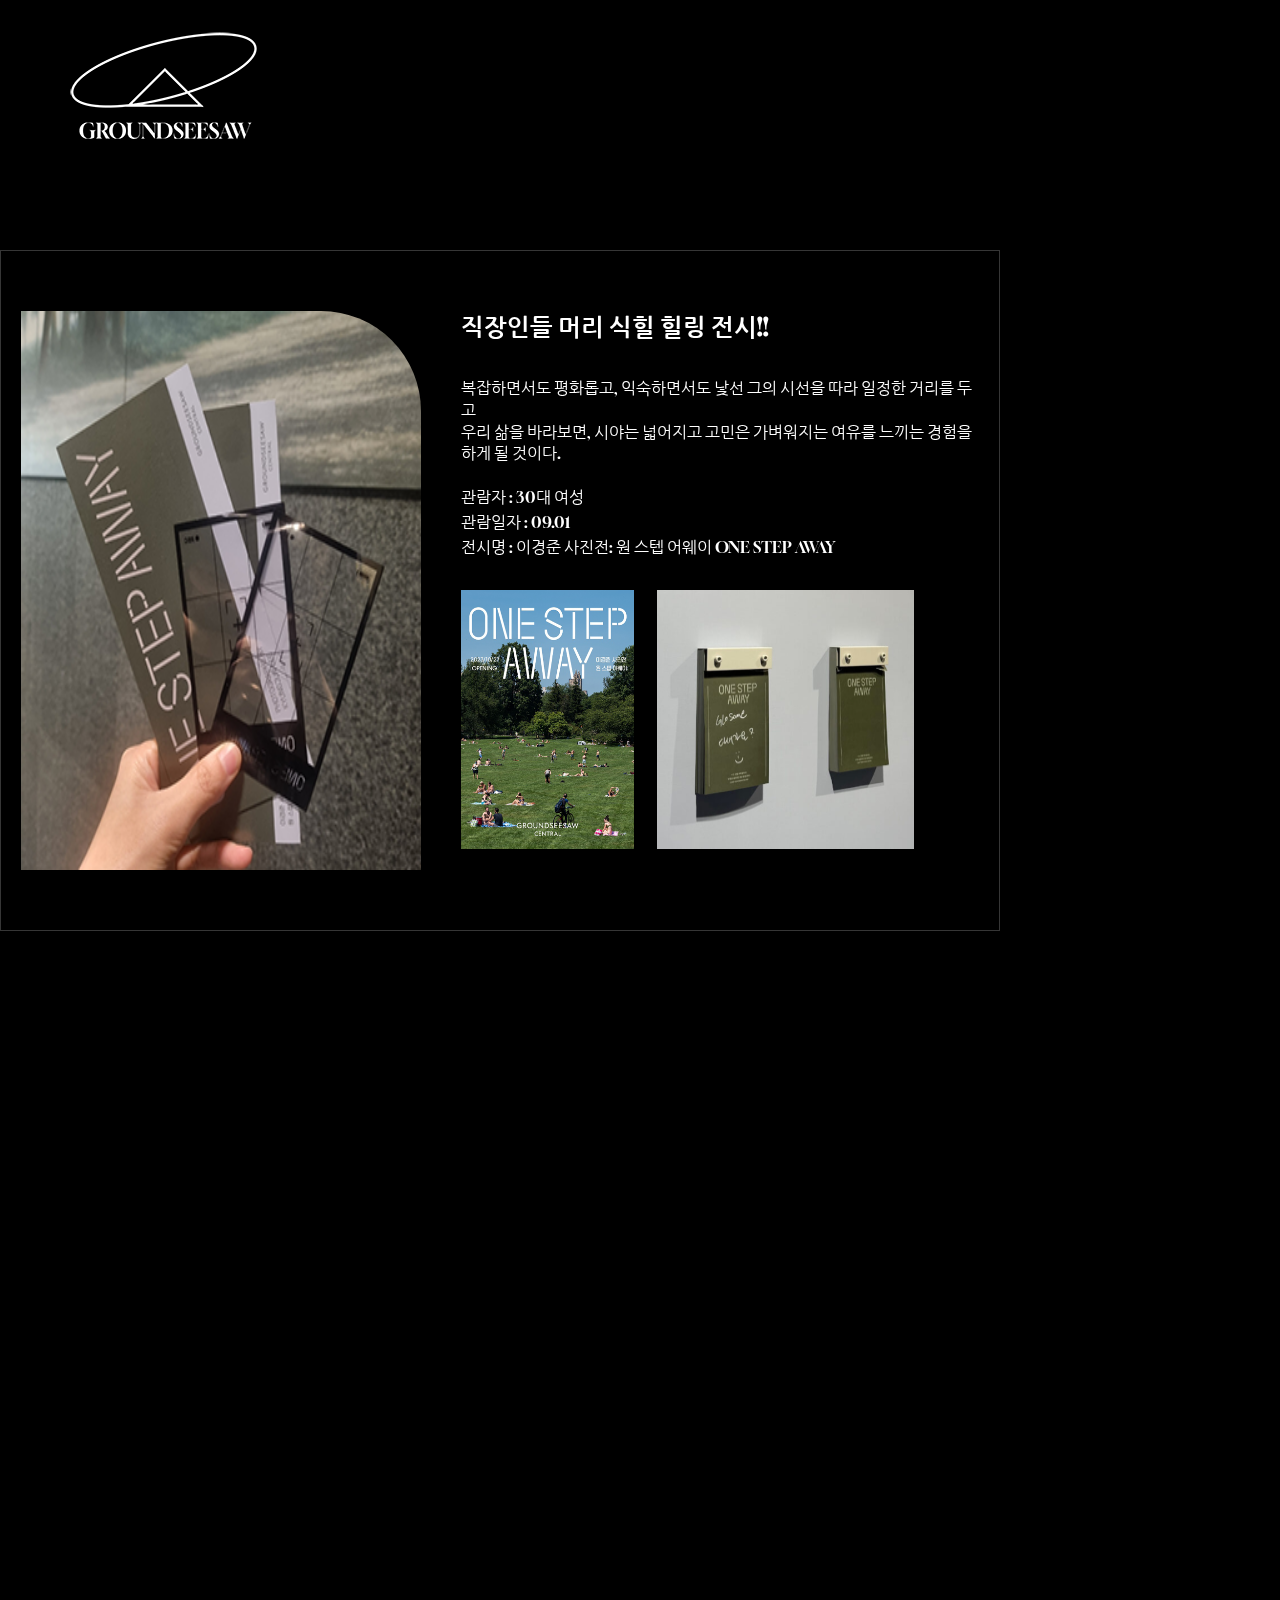
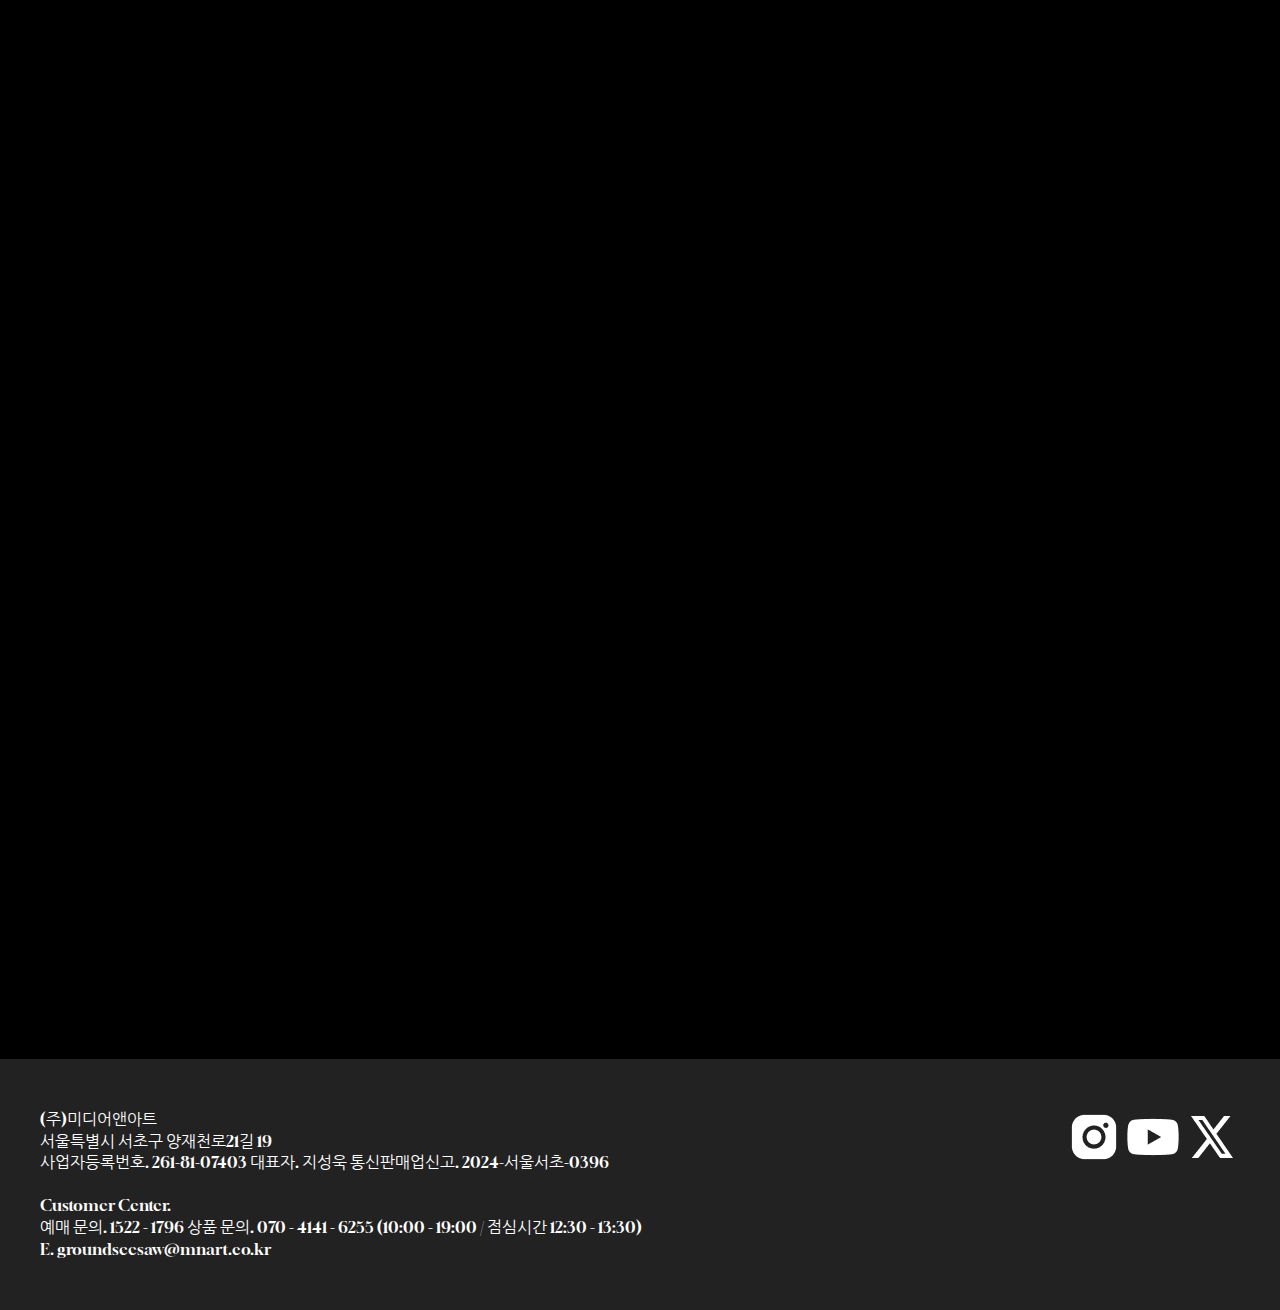
<file: sub/cs03.html>
<!DOCTYPE html>
<html lang="en">
<head>
  <meta charset="UTF-8">
  <meta name="viewport" content="width=device-width, initial-scale=1.0">
  <title>GroundSeasaw</title>
  <!-- favicon : osulloc_favi.ico-->
  <link rel="icon" href="image/logo/favicon.png">

  <!-- font -->
  <link rel="stylesheet" href="../css/font.css">

  <!-- icon : 구글 머티리얼 아이콘 검색 , Static icon font 복사 -->
  <link rel="stylesheet" href="https://fonts.googleapis.com/css2?family=Material+Symbols+Outlined:opsz,wght,FILL,GRAD@24,400,0,0" />

    <!-- CSS -->
    <link rel="stylesheet" href="../css/reset.css">
    <link rel="stylesheet" href="../css/swiper-bundle.min.css">
    <link rel="stylesheet" href="../css/aos.css">
    <link rel="stylesheet" href="../css/common.css">
    <link rel="stylesheet" href="../css/main.css">
    <link rel="stylesheet" href="../css/sub03.css">
  
    <!-- js -->
    <script defer src="../js/jquery-3.7.1.min.js"></script>
    <script defer src="../js/swiper-bundle.min.js"></script>
    <script defer src="../js/aos.js"></script>
    <script defer src="../js/common.js"></script>
    <script defer src="../js/main.js"></script>
</head>
<body>

  <div id="wrap">
    <header>


      <div class="inner">
        <h1><a href="../index.html"><img src="../image/logo/logo1.png" alt="그라운드시소"></a></h1>

      </div>
    </header>   
    
    <section>
      <ul class="box-wrap">
        <li class="box1" data-aos="fade-left">
          <div class="left-box">
            <img src="../image/gallery/g17.png" alt="후기사진" width = "426" height = "559">
          </div>
          <div class="right-box">
            <h2>직장인들 머리 식힐 힐링 전시!!</h2>
            <p>복잡하면서도 평화롭고, 익숙하면서도 낯선 그의 시선을 따라 일정한 거리를 두고 <br>우리 삶을 바라보면, 시야는 넓어지고 고민은 가벼워지는 여유를 느끼는 경험을 하게 될 것이다.</p>
            <span>관람자 : 30대 여성<br>관람일자 : 09.01<br>전시명 : 이경준 사진전: 원 스텝 어웨이 ONE STEP AWAY</span>
            <img src="../image/exihibition04.jpg.png" alt="포스터" width = "173" height = "259" class="right1">
            <img src="../image/gallery/g18.png" alt="프리뷰" width = "257" height = "259" class="right2">
          </div>
        </li>
        <li class="box2" data-aos="fade-right">
          <div class="left-box">
            <img src="../image/gallery/g19.png" alt="후기사진" width = "426" height = "559">
          </div>
          <div class="right-box">
            <h2>여자친구가 좋아할만한 데이트코스!</h2>
            <p>누구나 한 번쯤 유토피아를 꿈꾸지만, 그곳이 없다는 걸 알고 있습니다. <br>차가운 우주는 유토피아를 허용하지 않는다는 것도요.<br>한계없는 상상이 가능한 이곳에서, 반복되는 일상을 벗어나 온전히 행복했던 순간을
              떠올려보세요.</p>
            <span>관람자 : 20대 남성<br>관람일자 : 09.08<br>전시명 : 유토피아: 노웨어, 나우 히어</span>
            <img src="../image/exihibition03.jpg.png" alt="포스터" width = "173" height = "259" class="right1">
            <img src="../image/gallery/g22.png" alt="프리뷰" width = "257" height = "259" class="right2">
          </div>
        </li>
        <li class="box3" data-aos="fade-left">
          <div class="left-box">
            <img src="../image/gallery/g20.png" alt="후기사진" width = "426" height = "559">
          </div>
          <div class="right-box">
            <h2>밴드음악 좋아하면 꼭 봐야할 전시!</h2>
            <p>“레코드 가게가 LP 진열대로 가득했던 시절, 우린 강한 승부욕을 갖고 있었다. 수많은 음반 속에서 나름의 존재감을 피력한다는 건 무엇보다 중요했다. 그것이 노랫말이나 밴드 이미지 또는 음악 자체와 어떤 상관이 있든 없든, 좋은 디자인은 항상 흥미를 불러일으킨다는 게 우리의 모토였다.”</p>
            <span>관람자 : 20대 남성<br>관람일자 : 09.01<br>전시명 : 유토피아: 노웨어, 나우 히어</span>
            <img src="../image/exihibition05.jpg" alt="포스터" width = "173" height = "259" class="right1">
            <img src="../image/gallery/g21.png" alt="프리뷰" width = "257" height = "259" class="right2">
          </div>
        </li>
      </ul>
    </section>


    <footer>
      <div class="footer-box">
        <div class="left-box">
          <p>(주)미디어앤아트<br>서울특별시 서초구 양재천로21길 19<br>사업자등록번호. 261-81-07403  대표자. 지성욱  통신판매업신고. 2024-서울서초-0396<br><br>

            Customer Center.<br>예매 문의. 1522 - 1796    상품 문의. 070 - 4141 - 6255   (10:00 - 19:00 / 점심시간 12:30 - 13:30)<br>E. groundseesaw@mnart.co.kr</p>
        </div>
        <div class="right-box">
          <a href="#"><img src="../image/logo/sns (3).png" alt="유튜브"></a>
          <a href="#"><img src="../image/logo/sns (2).png" alt="인스타"></a>
          <a href="#"><img src="../image/logo/sns (1).png" alt="트위터"></a>
        </div>
      </div>
    </footer>
  </div>



</body>
</html>
</file>
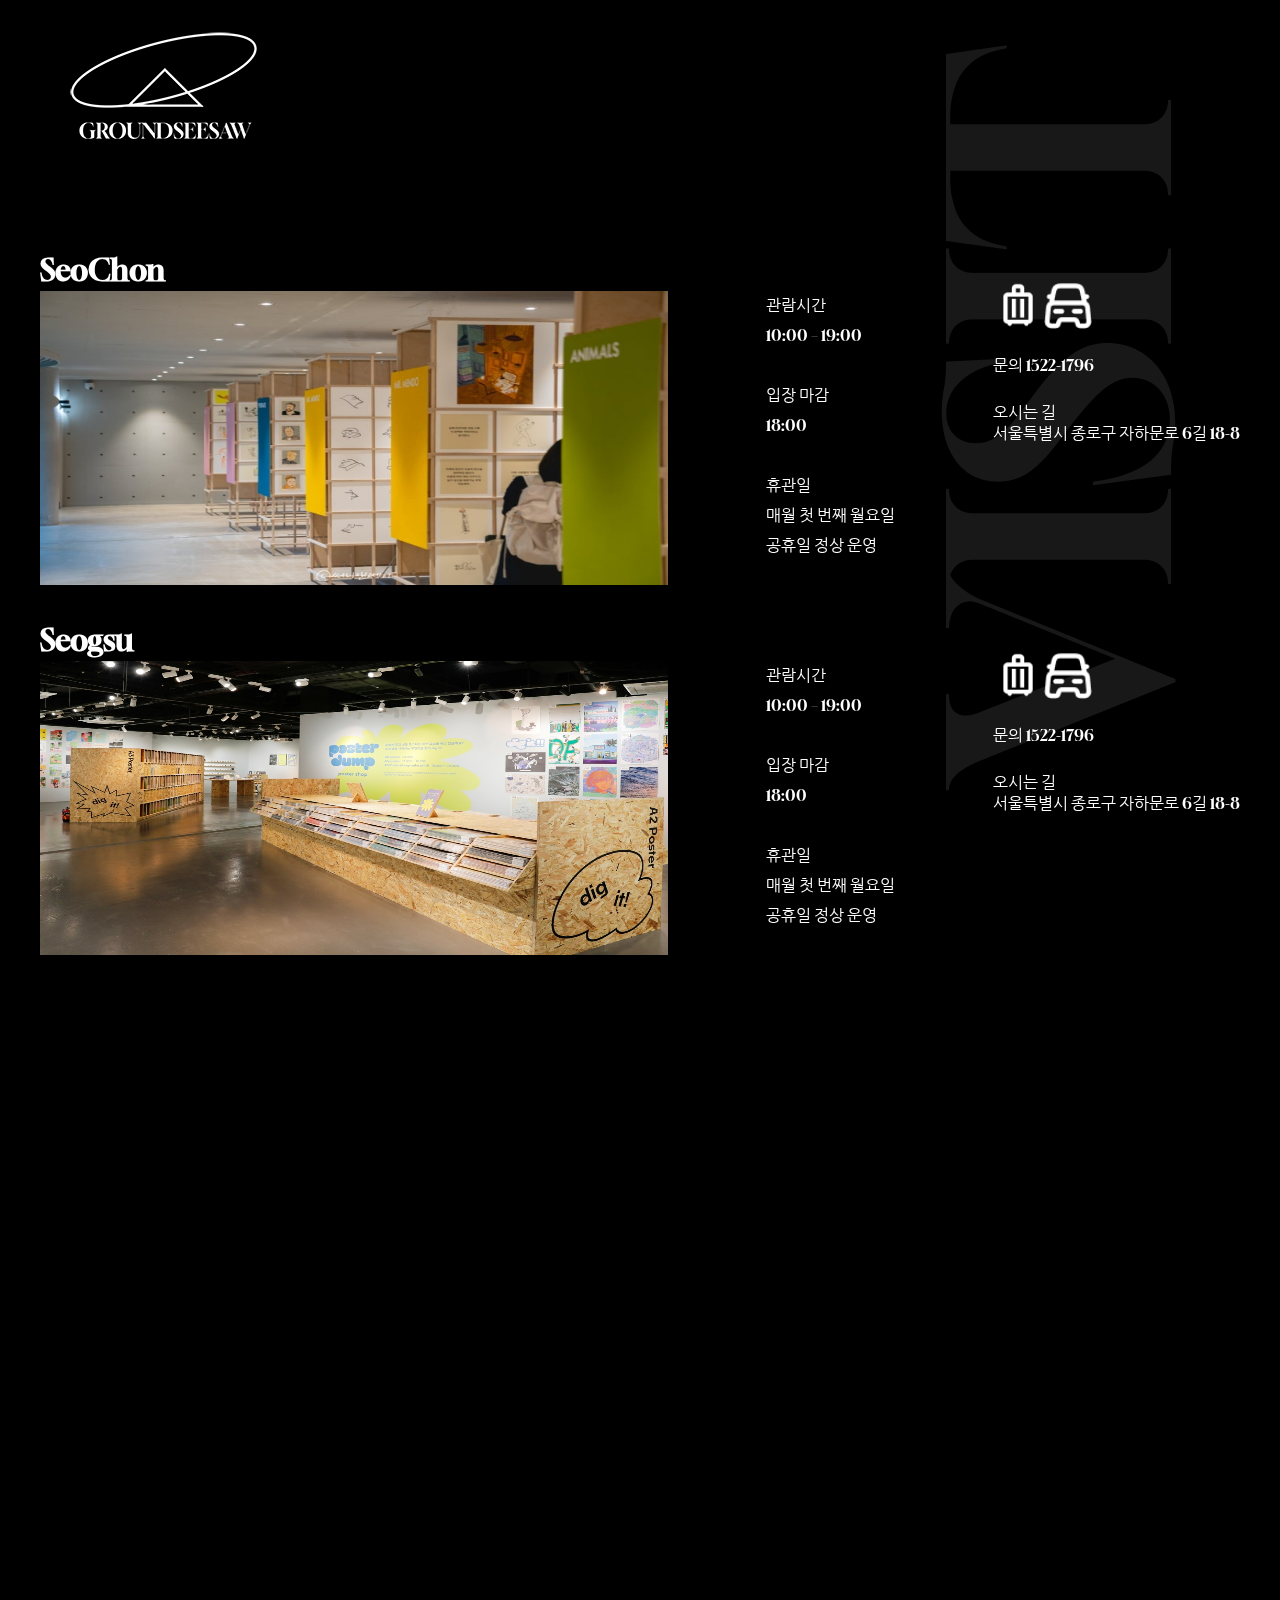
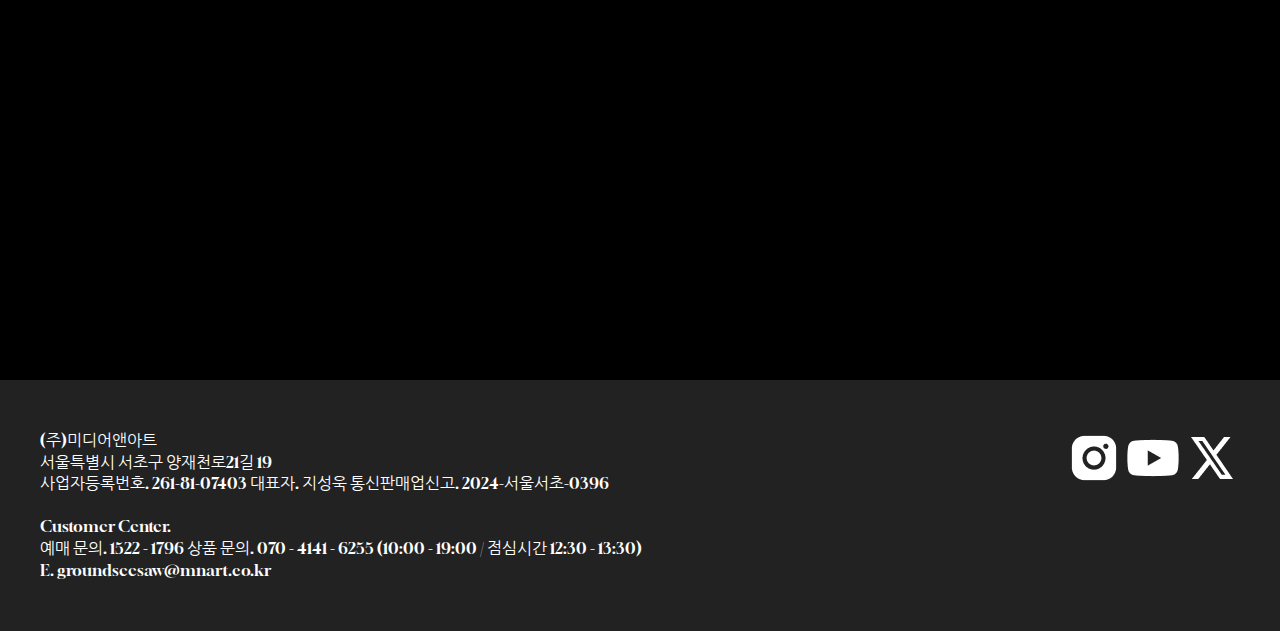
<file: sub/cs04.html>
<!DOCTYPE html>
<html lang="en">
<head>
  <meta charset="UTF-8">
  <meta name="viewport" content="width=device-width, initial-scale=1.0">
  <title>GroundSeasaw</title>
  <!-- favicon : osulloc_favi.ico-->
  <link rel="icon" href="image/logo/favicon.png">

  <!-- font -->
  <link rel="stylesheet" href="../css/font.css">

  <!-- icon : 구글 머티리얼 아이콘 검색 , Static icon font 복사 -->
  <link rel="stylesheet" href="https://fonts.googleapis.com/css2?family=Material+Symbols+Outlined:opsz,wght,FILL,GRAD@24,400,0,0" />

    <!-- CSS -->
    <link rel="stylesheet" href="../css/reset.css">
    <link rel="stylesheet" href="../css/swiper-bundle.min.css">
    <link rel="stylesheet" href="../css/aos.css">
    <link rel="stylesheet" href="../css/common.css">
    <link rel="stylesheet" href="../css/main.css">
    <link rel="stylesheet" href="../css/sub04.css">
  
    <!-- js -->
    <script defer src="../js/jquery-3.7.1.min.js"></script>
    <script defer src="../js/swiper-bundle.min.js"></script>
    <script defer src="../js/aos.js"></script>
    <script defer src="../js/common.js"></script>
    <script defer src="../js/main.js"></script>
</head>
<body>

  <div id="wrap">
    <header>


      <div class="inner">
        <h1><a href="../index.html"><img src="../image/logo/logo1.png" alt="그라운드시소"></a></h1>

      </div>
    </header>   
    
    <section>
      <div class="list">
        <ul>
          <li data-aos="fade-left">
            <div class="first-box">
              <h3>SeoChon</h3>
              <a href="#"><img src="../image/visit01.jpg" alt="서촌"></a>
            </div>
            <div class="second-box">
              <p>관람시간<br>10:00 – 19:00 <br><br>입장 마감<br>18:00<br><br>휴관일<br>매월 첫 번째 월요일<br>공휴일 정상 운영</p>
            </div>
            <div class="third-box">
              <div class="icon">
                <img src="../image/logo/Frame.png" alt="캐리어">
                <img src="../image/logo/car.png" alt="주차">
              </div>
              <p>문의  1522-1796</p><br>
              <span>오시는 길<br>서울특별시 종로구 자하문로 6길 18-8</span>
            </div>
          </li>
          <li data-aos="fade-left">
            <div class="first-box">
              <h3>Seogsu</h3>
              <a href="#"><img src="../image/visit02.jpg" alt="서촌"></a>
            </div>
            <div class="second-box">
              <p>관람시간<br>10:00 – 19:00 <br><br>입장 마감<br>18:00<br><br>휴관일<br>매월 첫 번째 월요일<br>공휴일 정상 운영</p>
            </div>
            <div class="third-box">
              <div class="icon">
                <img src="../image/logo/Frame.png" alt="캐리어">
                <img src="../image/logo/car.png" alt="주차">
              </div>
              <p>문의  1522-1796</p><br>
              <span>오시는 길<br>서울특별시 종로구 자하문로 6길 18-8</span>
            </div>
          </li>
          <li data-aos="fade-left">
            <div class="first-box">
              <h3>Myeongdong</h3>
              <a href="#"><img src="../image/visit03.jpg" alt="서촌"></a>
            </div>
            <div class="second-box">
              <p>관람시간<br>10:00 – 19:00 <br><br>입장 마감<br>18:00<br><br>휴관일<br>매월 첫 번째 월요일<br>공휴일 정상 운영</p>
            </div>
            <div class="third-box">
              <div class="icon">
                <img src="../image/logo/Frame.png" alt="캐리어">
                <img src="../image/logo/car.png" alt="주차">
              </div>
              <p>문의  1522-1796</p><br>
              <span>오시는 길<br>서울특별시 종로구 자하문로 6길 18-8</span>
            </div>
          </li>
          <li data-aos="fade-left">
            <div class="first-box">
              <h3>Central</h3>
              <a href="#"><img src="../image/visit04.jpg" alt="서촌"></a>
            </div>
            <div class="second-box">
              <p>관람시간<br>10:00 – 19:00 <br><br>입장 마감<br>18:00<br><br>휴관일<br>매월 첫 번째 월요일<br>공휴일 정상 운영</p>
            </div>
            <div class="third-box">
              <div class="icon">
                <img src="../image/logo/Frame.png" alt="캐리어">
                <img src="../image/logo/car.png" alt="주차">
              </div>
              <p>문의  1522-1796</p><br>
              <span>오시는 길<br>서울특별시 종로구 자하문로 6길 18-8</span>
            </div>
          </li>
        </ul>
      </div>
    </section>
    <footer>
      <div class="footer-box">
        <div class="left-box">
          <p>(주)미디어앤아트<br>서울특별시 서초구 양재천로21길 19<br>사업자등록번호. 261-81-07403  대표자. 지성욱  통신판매업신고. 2024-서울서초-0396<br><br>

            Customer Center.<br>예매 문의. 1522 - 1796    상품 문의. 070 - 4141 - 6255   (10:00 - 19:00 / 점심시간 12:30 - 13:30)<br>E. groundseesaw@mnart.co.kr</p>
        </div>
        <div class="right-box">
          <a href="#"><img src="../image/logo/sns (3).png" alt="유튜브"></a>
          <a href="#"><img src="../image/logo/sns (2).png" alt="인스타"></a>
          <a href="#"><img src="../image/logo/sns (1).png" alt="트위터"></a>
        </div>
      </div>
    </footer>
  </div>



</body>
</html>
</file>
<file: css/font.css>
@charset "utf-8";

/* 영문폰트 Gloock */
@import url('https://fonts.googleapis.com/css2?family=Gloock&display=swap');

/* 한글폰트 나눔고딕*/
@import url('https://fonts.googleapis.com/css2?family=Gloock&family=Nanum+Gothic:wght@400;700;800&display=swap');
</file>
<file: css/common.css>
@charset "utf-8";

/*공통*/
#wrap{min-width: 320px; background-color: #000; position: relative;}
.inner {
  max-width: 1700px;
  padding: 0 10%;
  margin: 0 auto;
}


/*header*/

header {position: absolute; top: 0; left: 0; width: 100%; height:80px; line-height: 80px; z-index:9; padding: 20px;}
header .inner {display: flex; justify-content: space-between; align-items: center; max-width: 100%;}
header h1 {position: absolute; left:5%; top:2vh; position: fixed; z-index: 100;} 
header .gnb{display: flex; position: absolute; left: 600px; top: 40px;}
header .gnb > li{position: relative; text-shadow: 5px 5px 5px #000;}
header .gnb > li > a {display: block; padding: 0 40px; font-size: 2rem; transition: color 0.5s;}
header .gnb > li:hover > a{color: #2DEF58;}
header .gnb .depth2 {position: absolute; top: 40px; left: 50%; transform: translateX(-50%); z-index: 99; width: 500px; display: flex; justify-content: center;}
header .gnb .depth2 li a { display: block; padding: 20px 20px; font-size: 1.7rem; color: #fff; transition: color 0.5s;}
header .gnb .depth2 li:hover > a { color: #2DEF58;}
header .depth2-bg { width: 100%; height: 60px; background-color: rgba(0, 0, 0, 0.8); position: absolute; top: 110px; left: 0; z-index: 98;}
header .dim { position: fixed; top: 0; left: 0; width: 100%; height: 100%; background-color: rgba(0, 0, 0, 0.8);}
header .mgnb-wrap { position: fixed; right: -100%; top: 0; width: 100%; height: 100%; background-color: rgba(0, 0, 0, 0.8); padding: 50px 50px 50px; z-index: 9999; }
header .mgnb-wrap h3 { font-size: 3rem;  color: #2DEF58; padding-bottom: 5px; text-align: center;}

header .mgnb-wrap .mgnb > li { border-top: 1px solid #000; padding: 10px 0; position: relative; text-align: center; border-bottom: 1px solid #fff;}
header .mgnb-wrap .mgnb > li:last-child { border-bottom: 1px solid #000; border-bottom: 1px solid #fff;}

header .mgnb-wrap .mgnb > li > a { font-size: 1.6rem; transition: color 0.5s;}

header .mgnb-wrap .mgnb > li:hover > a { color: #2DEF58;}

header .mgnb-wrap .mgnb .mdepth2 { background-color: rgba(0, 0, 0, 0.8); margin-top: 10px;}

header .mgnb-wrap .mgnb .mdepth2 li { margin-bottom: 10px;}
header .mgnb-wrap .mgnb .mdepth2 li:last-child { margin-bottom: 0;}

header .mgnb-wrap .mgnb .mdepth2 li a { color: #fff; transition: color 0.5s;}

header .mgnb-wrap .mgnb .mdepth2 li:hover a { color: #2DEF58;}
.mgnb-close {position: absolute; top: 50px; right: 0; padding-right: 15%; color: #fff;}
.ham { display: none; color: #fff;}

/*header 모바일*/
@media screen and (max-width : 768px) {
  header{width: 90%;}
  header h1 { position: absolute; top: 0; left: 50px; }
  header .gnb{ display: none;}
  header .ham { display: block; position: absolute; top: 40px; right: 0; }
  header h1 { transform: scale(70%); padding: 15px 0;}
}



/*footer*/
footer{background-color: #222; color: #fff; padding: 50px 0; }
footer .footer-box{width: 1200px; margin: 0 auto; display: flex; justify-content: space-between;}
footer .footer-box .right-box{display: inline-block;}

/*footer 모바일*/
@media screen and (max-width : 768px) {
  footer{font-size: 1rem;}
  footer .footer-box .left-box{padding-left: 20px;}
    
}
</file>
<file: css/main.css>
@charset "utf-8";

#main-banner .mb { position: relative; width: 100%; height: 100vh; overflow: hidden;}
#main-banner .mb li img { width: 100%; filter: brightness(0.7);}
#m-main-banner{display: none;}

/*main-banner  모바일*/
@media screen and (max-width : 768px) {

  #main-banner{display: none;}
  
  #m-main-banner{display: block; }
  #m-main-banner img{width: 768px; }
}

/*section1*/
#section1{padding: 500px 0; background: url(../image/logo/exihibition_pc.png)no-repeat 95% 5vh;}
#section1 .inner .box{width: 1200px; margin: 0 auto; display: flex; justify-content: space-between; flex-wrap: wrap;}
#section1 .inner .box img{width: 297px;}
#section1 .inner .box p{font-size: 0; color: transparent; padding: 50px 0;}
#section1 .inner .box a .main_image_text{display: none;}
#section1 .inner .box a:hover img{filter: brightness(0.3);}
#section1 .inner .box a:hover .main-image{position: relative;}
#m-section1{display: none;}


/*section1 모바일*/
@media screen and (max-width : 768px) {
  #section1{display: none;}
  #m-section1{display: block; padding: 200px 0; background: url(../image/logo/exihibition_mobile.png)no-repeat 30% 15vh; background-size: 60%; color: #fff;}
  #m-section1 .inner {width: 340px;}
  #m-section1 .inner .box img{width: calc( 300px / 2); margin: 30px;}
  #m-section1 .inner .box li{display: flex; justify-content: space-between;}
  #m-section1 .inner .box .m-main_image_text{font-size: 1rem; text-align: center; padding-top: 50px;}
  #m-section1 .inner .box .m-main_image_text h3{font-size: 1.5rem; padding-bottom: 10px;}

}


/*section2*/
.swiper-wrapper {transition-timing-function: linear;}
#section2{padding: 350px 0; background: url(../image/logo/gallery_pc.png)no-repeat 400px 100px;}
#section2 .sc{margin-bottom: 30px;}
#m-section2{display: none;}

/*section2 모바일*/
@media screen and (max-width : 768px){
  #m-section2{display: block; padding: 100px;  background: url(../image/logo/gallery_mobile.png)no-repeat 10% 1vh; background-size: 90%; }
  #m-section2 .msc{margin: 0 auto;}
  #section2{display: none;}
  
}

/*section3*/
#section3{padding: 250px 0; background: url(../image/logo/recommandation_pc.png)no-repeat 60px 120px; background-size: 1500px;}
#section3 .rec{width: 60%; height: 678px; border: 1px solid #363636; }
#section3 .rec1{display: flex;}
#section3 .rec1 .left-box{padding: 60px 20px;}
#section3 .rec1 .left-box img{border-radius: 0 100px 0 0;}
#section3 .rec1 .right-box{padding: 60px 20px; color: #fff;}
#section3 .rec1 .right-box h2{margin-bottom: 20px;}
#section3 .rec1 .right-box p{margin-bottom: 20px;}
#section3 .rec1 .right-box span{display: block; margin-bottom: 30px; line-height: 25px;}
#section3 .rec1 .right-box .right1{ margin-bottom: -20px;}
#section3 .rec1 .right-box .right2{margin-left: 20px; margin-bottom: -20px;}
.swiper-button-next {position: absolute; right: -50px;}
.swiper-button-prev {position: absolute; left: -50px;}
#m-section3{display: none;}

/*m-section3 모바일*/
@media screen and (max-width : 768px) {
  #section3 {display: none;}
  #m-section3{display: block; padding: 250px 0;}
  #m-section3 .mrec{width: 70%; height: 100%; border: 1px solid #363636;  color: #fff; padding: 60px 30px; margin: 0 auto;}
  #m-section3 .top-box{width: 340px; display: flex; justify-content: space-between;flex-wrap: wrap; padding-bottom: 10px; }
  #m-section3 .top-box img{width: 100%; height: 100%; object-fit: cover; border-radius: 0 100px 0 0;}
  #m-section3 .top-box h2{font-size: 1.7rem; }
  #m-section3 .top-box p{font-size: 1.2rem; }
  #m-section3 .bottom-box{display: flex; justify-content: space-between; flex-wrap: wrap;}
  #m-section3 .bottom-box img{width: 180px; object-fit: cover; }
  #m-section3 .mrec .mrec1 span{padding-bottom: 10px; font-size: 1.2rem;}
}



/*section4*/
#section4{padding: 250px 0; position: relative; background: url(../image/logo/visit_pc.png)no-repeat 90% 5vh;}
#section4 ul li{display: flex; justify-content: space-between; color: #fff; width: 1200px; margin: 0 auto; padding-bottom: 20px;}
#section4 ul li h3{font-size: 3rem;}
#section4 ul li p{line-height: 30px;}
#section4 ul li img{width: 628px; height: 294px;}
#section4 ul li .third-box .icon{ display: flex; padding-bottom: 20px;}
#section4 ul li .third-box .icon img{width: 50px; height: 50px;}
#section4 ul li .second-box, #section4 ul li .third-box{padding: 40px 0;}
#m-section4{display: none;}

/*section4 모바일*/
@media screen and (max-width : 768px) {
  #section4{display: none;}
  #m-section4{display: block; }
  #m-section4{padding: 150px 0; background: url(../image/logo/visit_mobile.png)no-repeat 10% 1vh; background-size: 90%; color: #fff;}
  #m-section4 .inner{width: calc(100% - 30%)}
  #m-section4 .first-box h3{padding-left: 10%;}
  #m-section4 .first-box img{width: 319px; height: 146px; padding-left: 10%;}
  #m-section4 .wrap{display: flex;}
  #m-section4 ul li .third-box .icon img{width: 30px; height: 30px;}
  #m-section4 ul li .second-box, #m-section4 ul li .third-box{padding: 40px; font-size: 1rem;}
}
</file>
<file: css/sub.css>
@charset "utf-8";

/*공통*/
#wrap{min-width: 320px; background-color: #000; position: relative;}
.inner {
  max-width: 1700px;
  padding: 0 15%;
  margin: 0 auto;
}


/*header*/

header {position: absolute; top: 0; left: 0; width: 100%; height:80px; line-height: 80px; z-index:9; padding: 20px;}
header .inner {display: flex; justify-content: space-between; align-items: center; max-width: 100%;}
header h1 {position: absolute; left:5%; top:2vh; position: fixed; z-index: 100;} 


/*main*/
.now-box , .past-box , .tour-box {width: 1420px; margin: 0 auto; display: flex; gap: 33px; padding-bottom : 300px; flex-wrap: wrap;}
.now-box img , .past-box img , .tour-box img{width: 330px; }
.button{display: flex; gap: 10px; color: #fff; padding: 250px 250px  50px 250px;}
.button a{padding: 15px 80px; border: 1px solid #fff;}
.button a:hover{background-color: #2DEF58; color: #000;}





/*footer*/
footer{background-color: #222; color: #fff; padding: 50px 0; }
footer .footer-box{width: 1200px; margin: 0 auto; display: flex; justify-content: space-between;}
footer .footer-box .right-box{display: inline-block;}

/*footer 모바일*/
@media screen and (max-width : 768px) {
  footer{font-size: 1rem;} 
}
</file>
<file: css/sub02.css>
@charset "utf-8";

/*공통*/
#wrap{min-width: 320px; background-color: #000; position: relative;}
.inner {
  max-width: 1700px;
  padding: 0 15%;
  margin: 0 auto;
}


/*header*/

header {position: absolute; top: 0; left: 0; width: 100%; height:80px; line-height: 80px; z-index:9; padding: 20px;}
header .inner {display: flex; justify-content: space-between; align-items: center; max-width: 100%;}
header h1 {position: absolute; left:5%; top:2vh; position: fixed; z-index: 100;} 

/*main*/
.g-box{width: 1420px; margin: 0 auto; display: flex; justify-content: space-between; padding : 250px 0 300px 0; flex-wrap: wrap;}
.g-box img{width: 270px; height: 270px; object-fit: cover; padding-bottom: 17px;}


/*footer*/
footer{background-color: #222; color: #fff; padding: 50px 0; }
footer .footer-box{width: 1200px; margin: 0 auto; display: flex; justify-content: space-between;}
footer .footer-box .right-box{display: inline-block;}

/*footer 모바일*/
@media screen and (max-width : 768px) {
  footer{font-size: 1rem;} 
}
</file>
<file: css/sub03.css>
@charset "utf-8";

/*공통*/
#wrap{min-width: 320px; background-color: #000; position: relative;}
.inner {
  max-width: 1700px;
  padding: 0 15%;
  margin: 0 auto;
}


/*header*/

header {position: absolute; top: 0; left: 0; width: 100%; height:80px; line-height: 80px; z-index:9; padding: 20px;}
header .inner {display: flex; justify-content: space-between; align-items: center; max-width: 100%;}
header h1 {position: absolute; left:5%; top:2vh; position: fixed; z-index: 100;} 

/*main*/
.box-wrap{width: 1420px; margin: 0 auto; padding : 250px 0 300px 0;}
.box-wrap .box1{width: 1000px; border: 1px solid #363636; display: flex; margin-bottom: 33px;}
.box-wrap .left-box{padding: 60px 20px;}
.box-wrap .left-box img{width: 400px; border-radius: 0 100px 0 0;}
.box-wrap .right-box{padding: 60px 20px; color: #fff;}
.box-wrap .right-box h2{margin-bottom: 35px;}
.box-wrap .right-box p{margin-bottom: 20px;}
.box-wrap .right-box span{display: block; margin-bottom: 30px; line-height: 25px;}
.box-wrap .right-box .right1{ margin-bottom: -20px;}
.box-wrap .right-box .right2{margin-left: 20px; margin-bottom: -20px;}
.box-wrap .box2{width: 1000px; border: 1px solid #363636; display: flex; margin-left: 420px; margin-bottom: 33px;}
.box-wrap .box3{width: 1000px; border: 1px solid #363636; display: flex;}


/*footer*/
footer{background-color: #222; color: #fff; padding: 50px 0;}
footer .footer-box{width: 1200px; margin: 0 auto; display: flex; justify-content: space-between;}
footer .footer-box .right-box{display: inline-block;}

/*footer 모바일*/
@media screen and (max-width : 768px) {
  footer{font-size: 1rem;} 
}
</file>
<file: css/sub04.css>
@charset "utf-8";

/*공통*/
#wrap{min-width: 320px; background-color: #000; position: relative;}
.inner {
  max-width: 1700px;
  padding: 0 15%;
  margin: 0 auto;
}


/*header*/

header {position: absolute; top: 0; left: 0; width: 100%; height:80px; line-height: 80px; z-index:9; padding: 20px;}
header .inner {display: flex; justify-content: space-between; align-items: center; max-width: 100%;}
header h1 {position: absolute; left:5%; top:2vh; position: fixed; z-index: 100;} 

/*main*/
.list{padding: 250px 0; position: relative; background: url(../image/logo/visit_pc.png)no-repeat 90% 5vh;}
.list ul li{display: flex; justify-content: space-between; color: #fff; width: 1200px; margin: 0 auto; padding-bottom: 20px;}
.list ul li h3{font-size: 3rem;}
.list ul li p{line-height: 30px;}
.list ul li img{width: 628px; height: 294px;}
.list ul li .third-box .icon{ display: flex; padding-bottom: 20px; padding-top: 30px;}
.list ul li .third-box .icon img{width: 50px; height: 50px;}
.list ul li .second-box, #section4 ul li .third-box{padding: 40px 0;}

/*footer*/
footer{background-color: #222; color: #fff; padding: 50px 0;}
footer .footer-box{width: 1200px; margin: 0 auto; display: flex; justify-content: space-between;}
footer .footer-box .right-box{display: inline-block;}

/*footer 모바일*/
@media screen and (max-width : 768px) {
  footer{font-size: 1rem;} 
}
</file>
